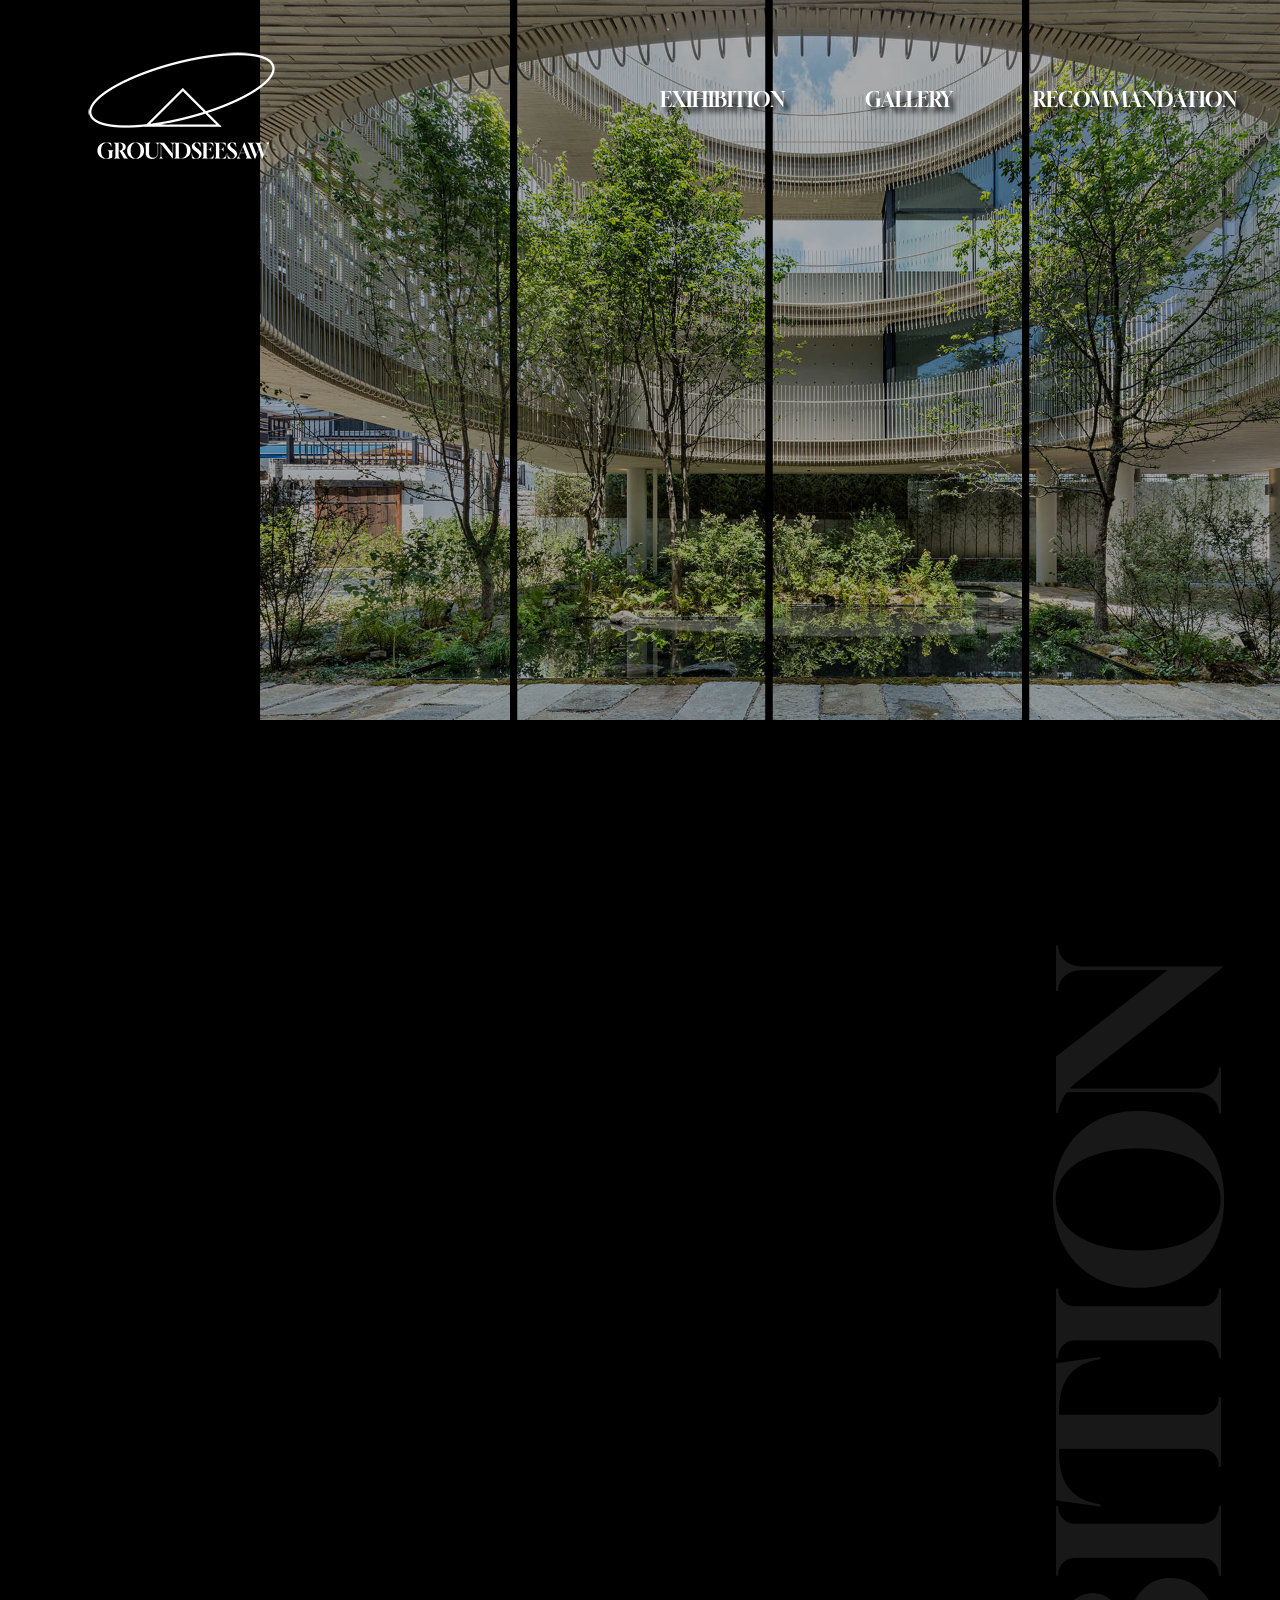
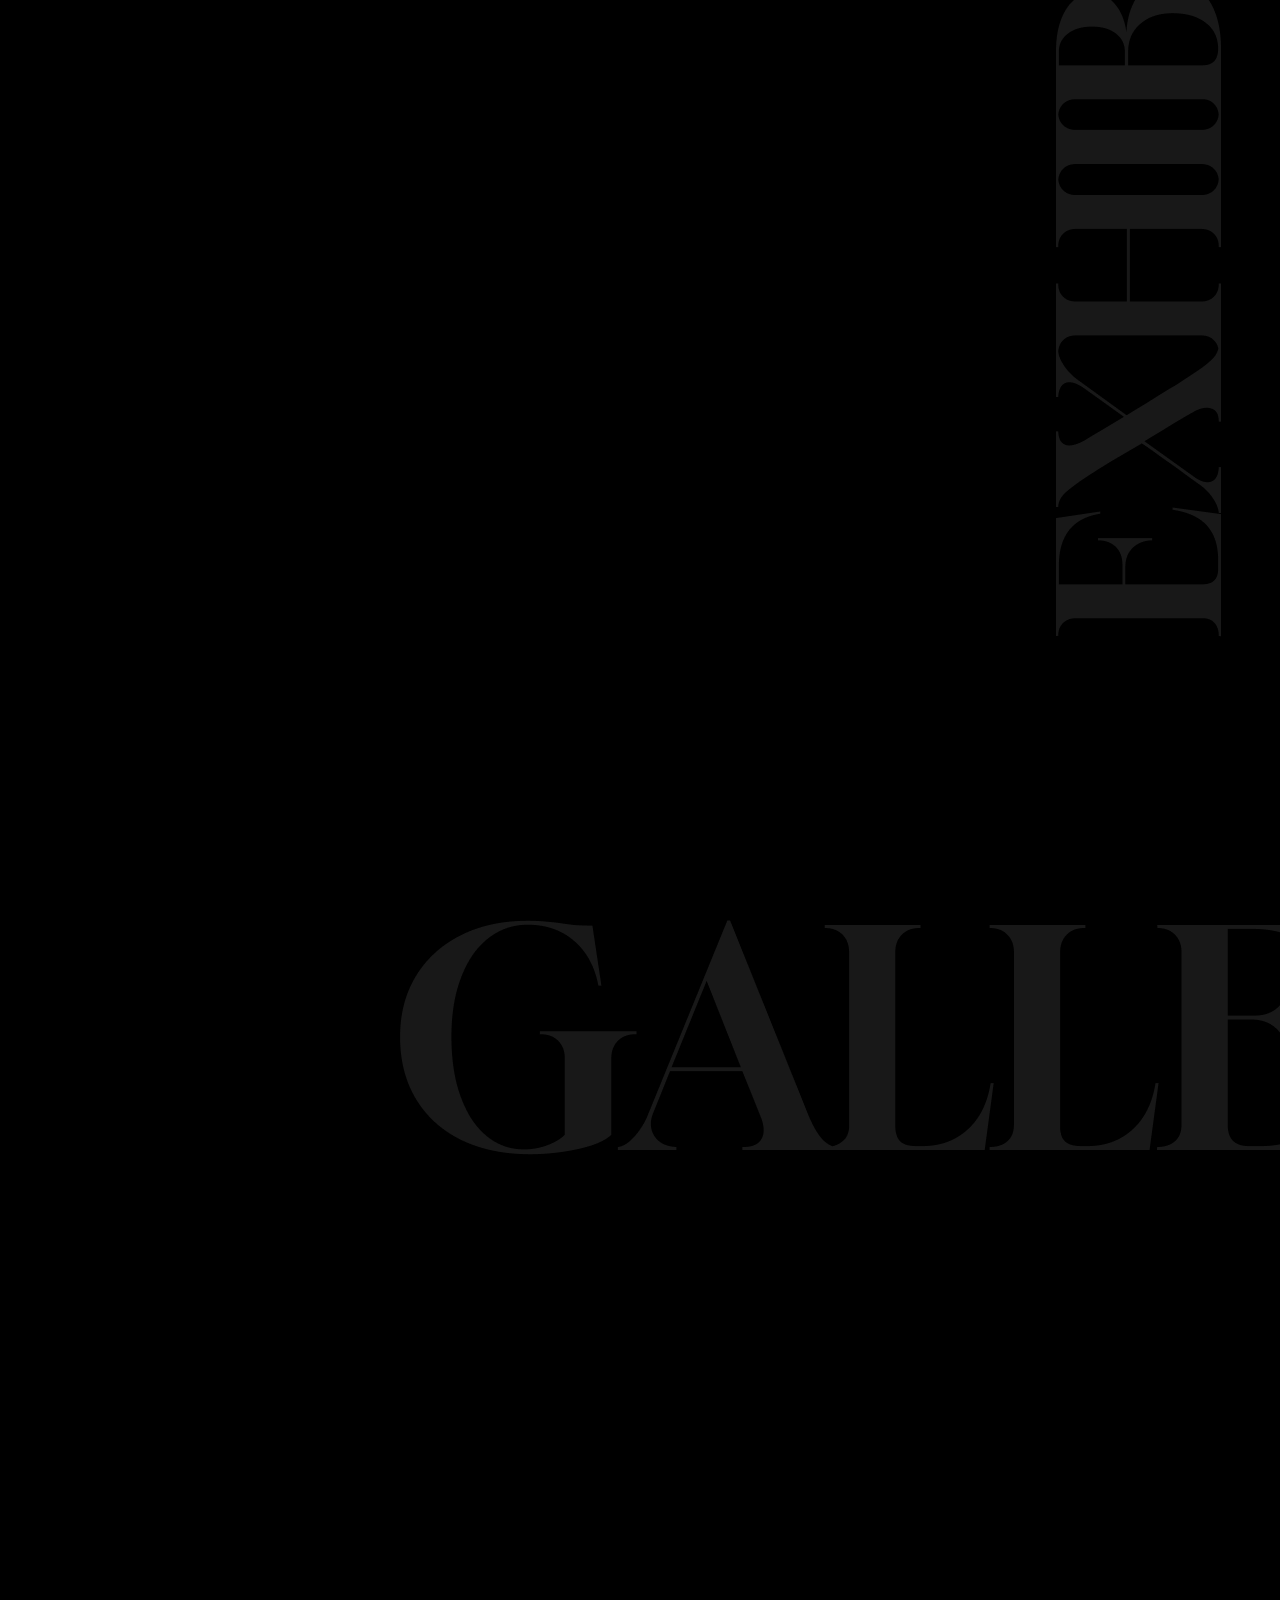
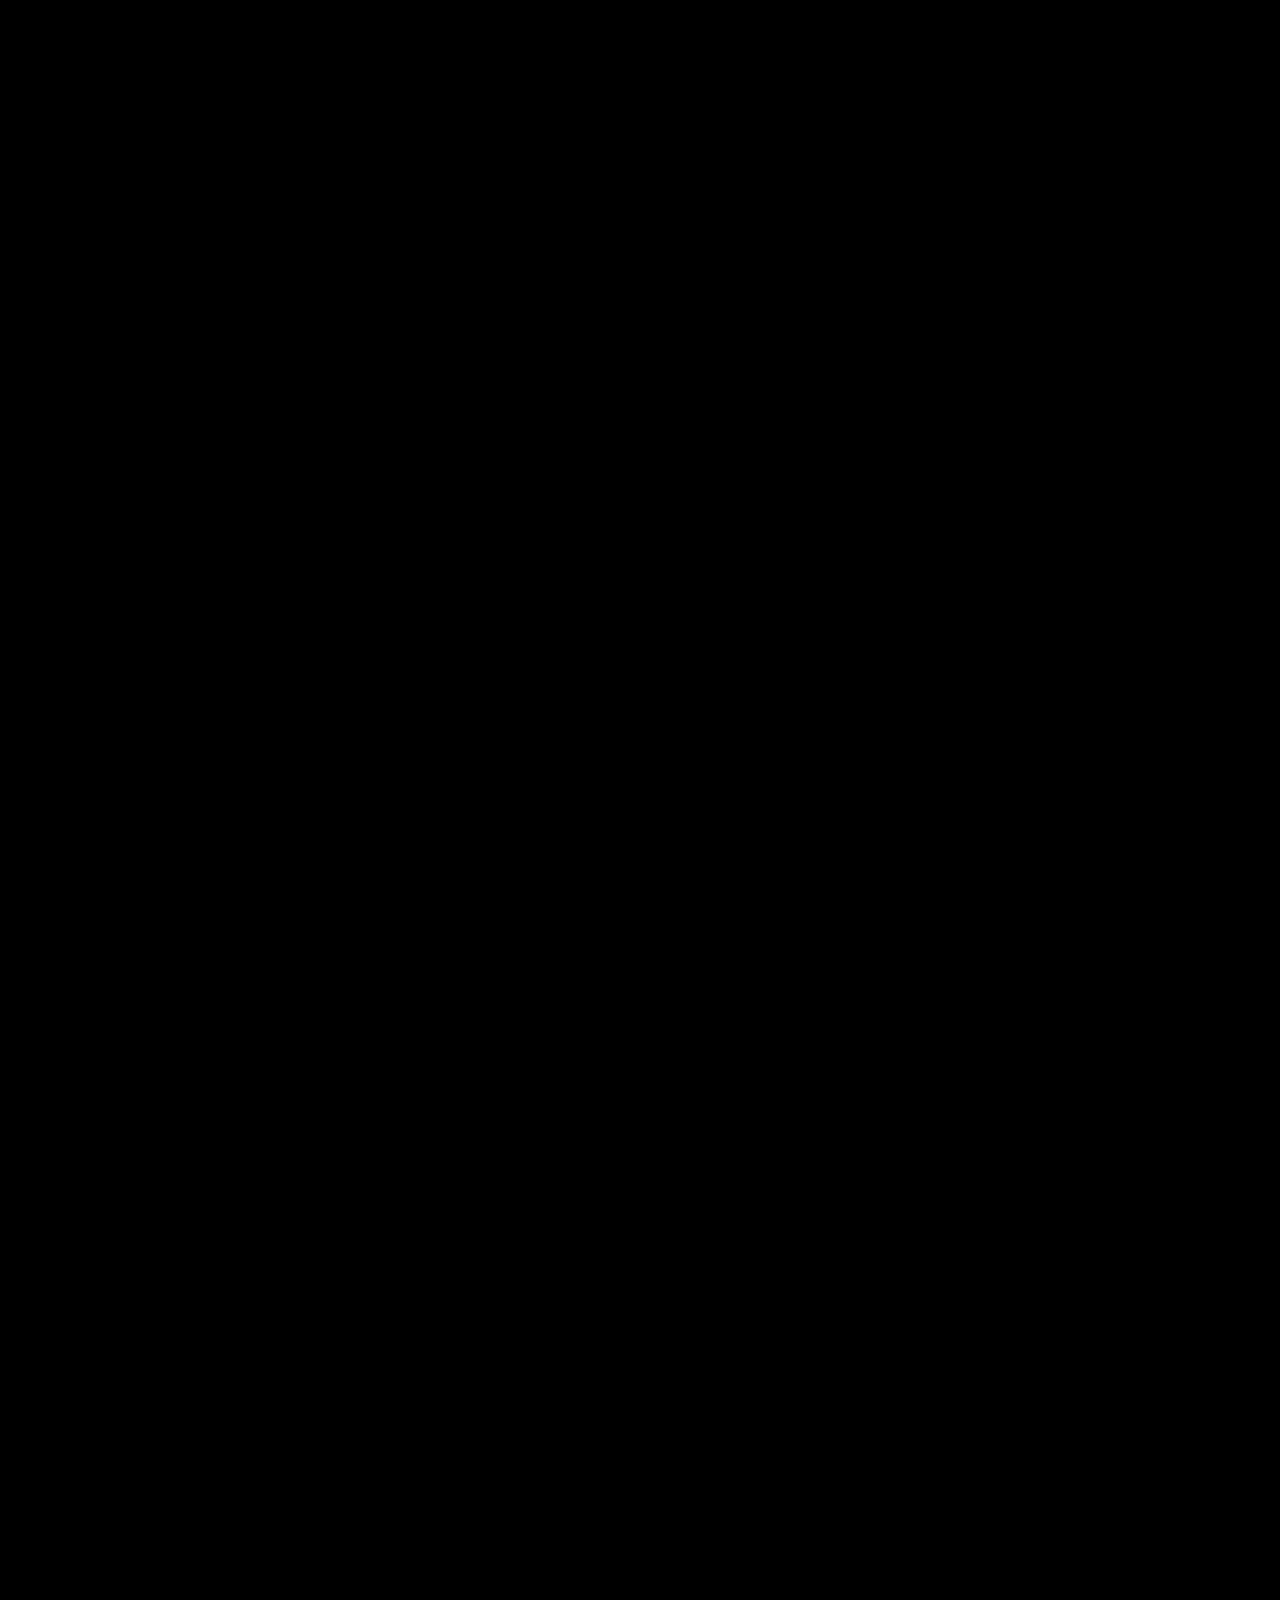
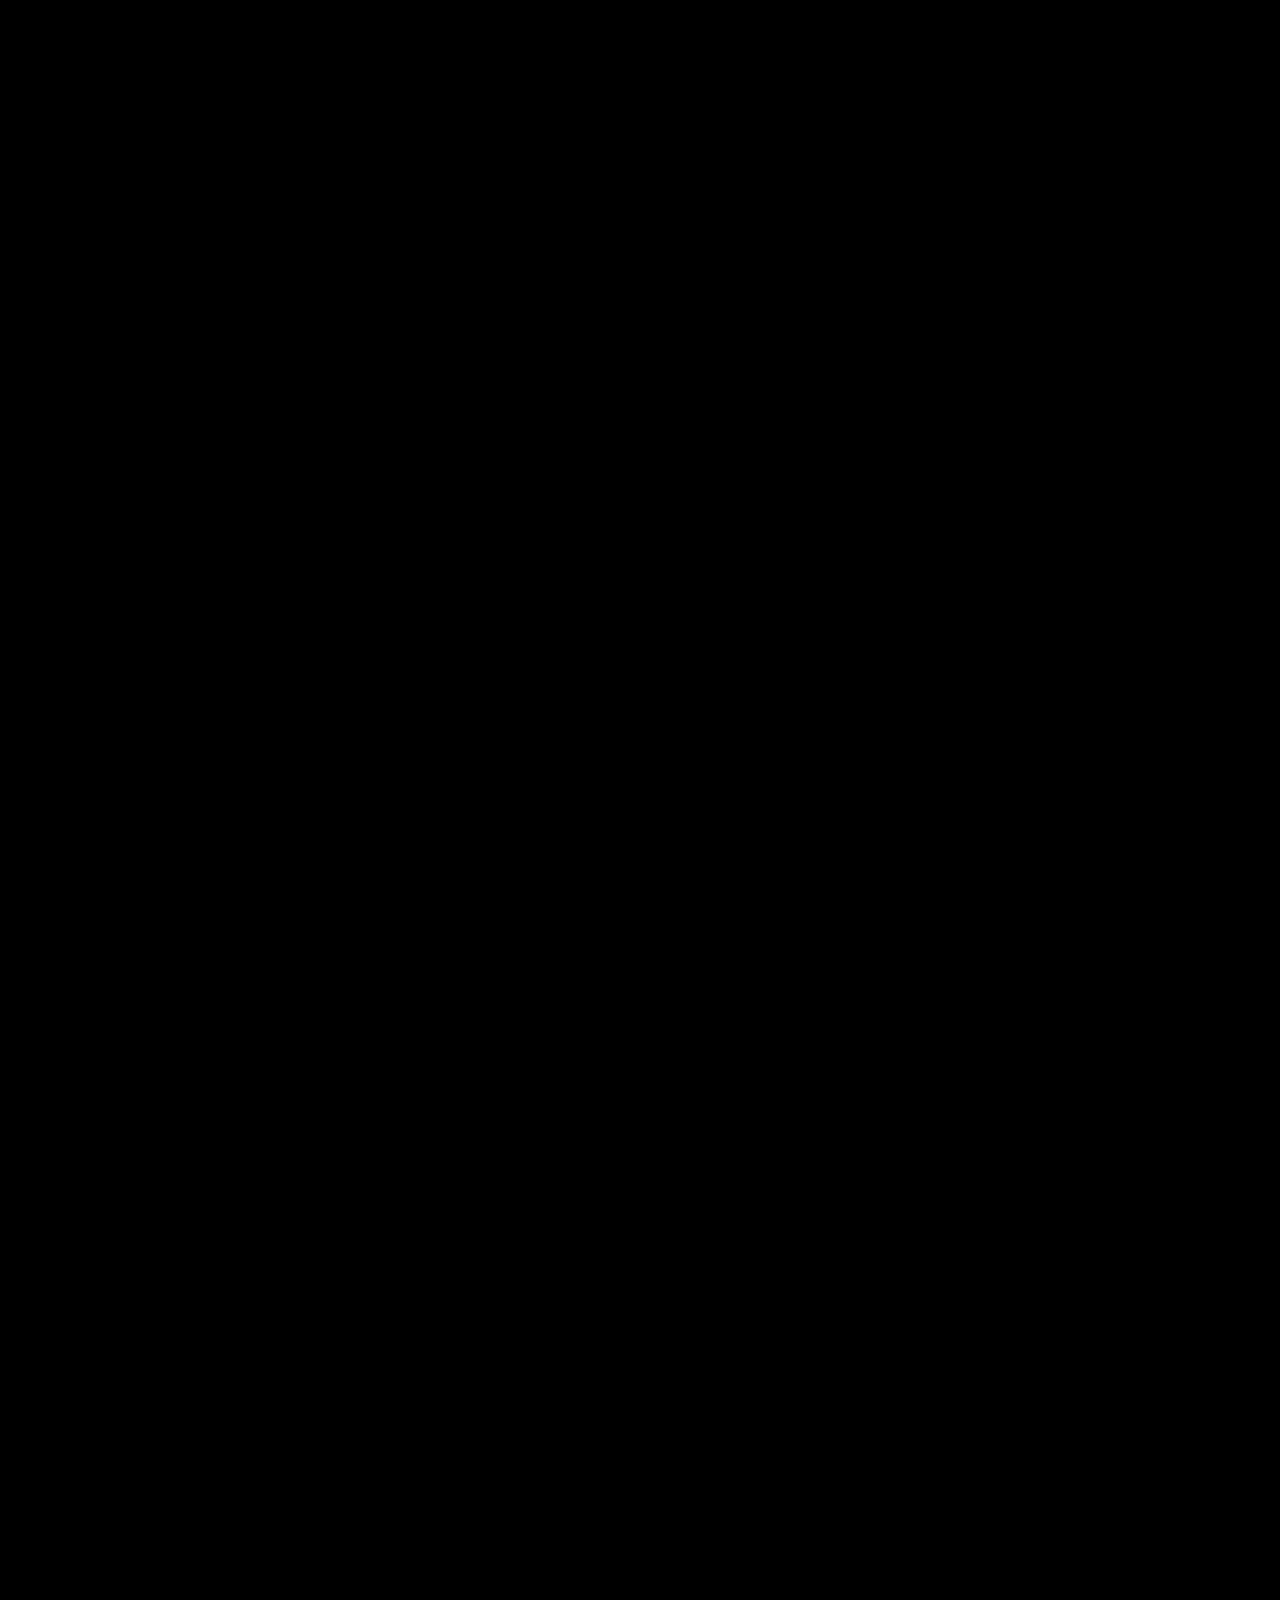
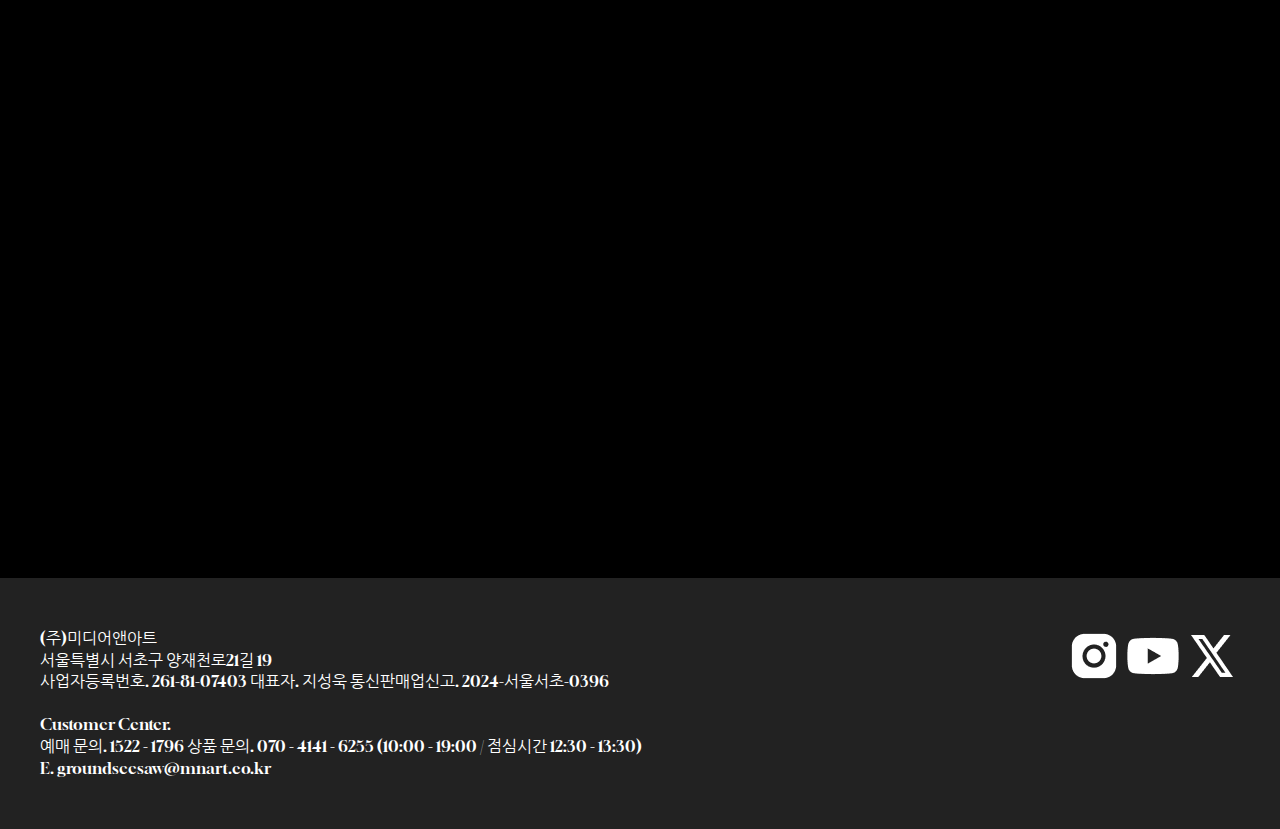
<file: index.html>
<!DOCTYPE html>
<html lang="en">
<head>
  <meta charset="UTF-8">
  <meta name="viewport" content="width=device-width, initial-scale=1.0">
  <title>GroundSeasaw</title>
  <!-- favicon -->
  <link rel="icon" href="image/logo/favicon.png">

  <!-- font -->
  <link rel="stylesheet" href="css/font.css">

  <!-- icon : 구글 머티리얼 아이콘 검색 , Static icon font 복사 -->
  <link rel="stylesheet" href="https://fonts.googleapis.com/css2?family=Material+Symbols+Outlined:opsz,wght,FILL,GRAD@24,400,0,0" />

    <!-- CSS -->
    <link rel="stylesheet" href="css/reset.css">
    <link rel="stylesheet" href="css/swiper-bundle.min.css">
    <link rel="stylesheet" href="css/aos.css">
    <link rel="stylesheet" href="css/common.css">
    <link rel="stylesheet" href="css/main.css">
  
    <!-- js -->
    <script defer src="js/jquery-3.7.1.min.js"></script>
    <script defer src="js/swiper-bundle.min.js"></script>
    <script defer src="js/aos.js"></script>
    <script defer src="js/common.js"></script>
    <script defer src="js/main.js"></script>
</head>
<body>
  <div id="wrap">
    
    <!--header-->

    <header>


      <div class="inner" data-aos="fade-up">
        <h1><a href="#"><img src="image/logo/logo1.png" alt="그라운드시소"></a></h1>

        <nav>
          <ul class="gnb">
            <li>
              <a href="sub/cs01.html">EXIHIBITION</a>
              <ul class="depth2">
                <li><a href="sub/cs01.html">NOW</a></li>
                <li><a href="sub/cs01.html">PAST</a></li>
                <li><a href="sub/cs01.html">TOUR</a></li>
              </ul>
            </li>
            <li>
              <a href="sub/cs02.html">GALLERY</a>
            </li>
            <li>
              <a href="sub/cs03.html">RECOMMANDATION</a>
            </li>
            <li>
              <a href="sub/cs04.html">VISIT</a>
              <ul class="depth2">
                <li><a href="sub/cs04.html">SEOCHON</a></li>
                <li><a href="sub/cs04.html">SEOGSU</a></li>
                <li><a href="sub/cs04.html">MYEONGDONG</a></li>
                <li><a href="sub/cs04.html">CENTRAL</a></li>
              </ul>
            </li>
          </ul>
          <div class="depth2-bg"></div>

          <div class="dim">
            <div class="mgnb-wrap">
              <h3>MENU</h3>
              <ul class="mgnb">
                <li>
                  <a href="#">EXIHIBITION</a>
                  <ul class="mdepth2">
                    <li><a href="#">NOW</a></li>
                    <li><a href="#">PAST</a></li>
                    <li><a href="#">TOUR</a></li>
                  </ul>
                </li>
                <li><a href="#">GALLERY</a></li>
                <li><a href="#">RECOMMANDATION</a></li>
                <li>
                  <a href="#">VISIT</a>
                  <ul class="mdepth2">
                    <li><a href="#">SEOCHON</a></li>
                    <li><a href="#">SEOGSU</a></li>
                    <li><a href="#">MYEONGDONG</a></li>
                    <li><a href="#">CENTRAL</a></li>
                  </ul>
                </li>
              </ul>
  
              <div class="mgnb-close"><span class="material-symbols-outlined">close</span></div>
            </div>
          </div>

          
        </nav>
        

        <div class="ham"><span class="material-symbols-outlined menu">menu</span></div>
      </div>
      
    </header>

    <!--메인비쥬얼-->

    <section id="main-banner" data-aos="fade-up">
      <div class="swiper mb">
        <ul class="swiper-wrapper">
          <li class="swiper-slide mb1"><img src="image/mb01.png" alt="mb"></li>
          <li class="swiper-slide mb2"><img src="image/mb02.png" alt="mb"></li>
          <li class="swiper-slide mb3"><img src="image/mb03.png" alt="mb"></li>
        </ul>
      </div>
    </section><!--#main-banner-->

    <section id="m-main-banner">
      <div class="black"></div>
      <img src="image/main-banner.png" alt="메인사진">
    </section><!--#m-main-banner-->

    <section id="section1" >
      <div class="inner">
        <ul class="box">
          <li data-aos="fade-up">
            <p>SEOCHON</p>
            <a href="#" class="main-image">
              <img src="image/exihibition01.jpg" alt="전시소개">
              <div class="main_image_text">
                <h3>SeoChon</h3>
                <span>[얼리버드]<br>슈타이들 북 컬처ㅣ매직 온 페이퍼<br>24.09.14(토) ~ 25.02.23(일)</span>
              </div><!--.main_image_text-->
            </a>
          </li>

          <li data-aos="fade-up">
            <a href="#" class="main-image">
              <img src="image/exihibition02.jpg" alt="전시소개">
              <div class="main_image_text">
                <h3>SeoChon</h3>
                <span>[얼리버드]<br>슈타이들 북 컬처ㅣ매직 온 페이퍼<br>24.09.14(토) ~ 25.02.23(일)</span>
              </div><!--.main_image_text-->
            </a>
            <p>MYEONGDONG</p>
          </li>

          <li data-aos="fade-up">
            <p>SEOGSU</p>
            <a href="#" class="main-image">
              <img src="image/exihibition03.jpg.png" alt="전시소개">
              <div class="main_image_text">
                <h3>SeoChon</h3>
                <span>[얼리버드]<br>슈타이들 북 컬처ㅣ매직 온 페이퍼<br>24.09.14(토) ~ 25.02.23(일)</span>
              </div><!--.main_image_text-->
            </a>
          </li>

          <li data-aos="fade-up">
            <a href="#" class="main-image">
              <img src="image/exihibition04.jpg.png" alt="전시소개">
              <div class="main_image_text">
                <h3>SeoChon</h3>
                <span>[얼리버드]<br>슈타이들 북 컬처ㅣ매직 온 페이퍼<br>24.09.14(토) ~ 25.02.23(일)</span>
              </div><!--.main_image_text-->
            </a>
            <p>CENTRAL</p>
          </li>
        </ul>

      </div>
    </section><!--#section1-->

    <section id="m-section1">
      <div class="inner">
        <ul class="box">
          <li>
            <a href="#" class="m-main-image">
              <img src="image/exihibition01.jpg" alt="전시소개">
            </a>
            <div class="m-main_image_text">
              <h3>SeoChon</h3>
              <span>[얼리버드]<br>슈타이들 북 컬처ㅣ매직 온 페이퍼<br>24.09.14(토) ~ 25.02.23(일)</span>
            </div><!--.m-main_image_text-->
          </li>

          <li>
            
            <div class="m-main_image_text">
              <h3>MYEONGDONG</h3>
              <span>[얼리버드]<br>슈타이들 북 컬처ㅣ매직 온 페이퍼<br>24.09.14(토) ~ 25.02.23(일)</span>
            </div><!--.m-main_image_text-->
            <a href="#" class="m-main-image">
              <img src="image/exihibition02.jpg" alt="전시소개">
            </a>
          </li>

          <li>
            <a href="#" class="m-main-image">
              <img src="image/exihibition03.jpg.png" alt="전시소개">
            </a>
            <div class="m-main_image_text">
              <h3>SEOGSU</h3>
              <span>[얼리버드]<br>슈타이들 북 컬처ㅣ매직 온 페이퍼<br>24.09.14(토) ~ 25.02.23(일)</span>
            </div><!--.m-main_image_text-->
          </li>

          <li>
            
            <div class="m-main_image_text">
              <h3>CENTRAL</h3>
              <span>[얼리버드]<br>슈타이들 북 컬처ㅣ매직 온 페이퍼<br>24.09.14(토) ~ 25.02.23(일)</span>
            </div><!--.m-main_image_text-->
            <a href="#" class="m-main-image">
              <img src="image/exihibition04.jpg.png" alt="전시소개">
            </a>
          </li>
        </ul>
      </div>
    </section><!--#m-section1-->

    <section id="section2" >
      <div class="swiper sc" dir="ltr">
        <div class="swiper-wrapper" data-aos="fade-left">
          <div class="swiper-slide sc1"><img src="image/gallery/g1.png" alt="갤러리"></div>
          <div class="swiper-slide sc2"><img src="image/gallery/g2.png" alt="갤러리"></div>
          <div class="swiper-slide sc3"><img src="image/gallery/g3.png" alt="갤러리"></div>
          <div class="swiper-slide sc4"><img src="image/gallery/g4.png" alt="갤러리"></div>
          <div class="swiper-slide sc5"><img src="image/gallery/g5.png" alt="갤러리"></div>
          <div class="swiper-slide sc6"><img src="image/gallery/g6.png" alt="갤러리"></div>
          <div class="swiper-slide sc7"><img src="image/gallery/g7.png" alt="갤러리"></div>
          <div class="swiper-slide sc8"><img src="image/gallery/g8.png" alt="갤러리"></div>
          <div class="swiper-slide sc9"><img src="image/gallery/g9.png" alt="갤러리"></div>
        </div>
      </div>

      <div class="swiper sc" dir="rtl">
        <div class="swiper-wrapper" data-aos="fade-right">
          <div class="swiper-slide sc10"><img src="image/gallery/g10.png" alt="갤러리"></div>
          <div class="swiper-slide sc11"><img src="image/gallery/g11.png" alt="갤러리"></div>
          <div class="swiper-slide sc12"><img src="image/gallery/g12.png" alt="갤러리"></div>
          <div class="swiper-slide sc13"><img src="image/gallery/g13.png" alt="갤러리"></div>
          <div class="swiper-slide sc14"><img src="image/gallery/g14.png" alt="갤러리"></div>
          <div class="swiper-slide sc15"><img src="image/gallery/g15.png" alt="갤러리"></div>
          <div class="swiper-slide sc16"><img src="image/gallery/g16.png" alt="갤러리"></div>
          <div class="swiper-slide sc17"><img src="image/gallery/g17.png" alt="갤러리"></div>
        </div>
      </div>

    </section><!--#section2-->

    <section id="m-section2">
      <div class="swiper msc">
        <div class="swiper-wrapper">
          <div class="swiper-slide msc1"><img src="image/gallery/g1.png" alt="갤러리"></div>
          <div class="swiper-slide msc2"><img src="image/gallery/g2.png" alt="갤러리"></div>
          <div class="swiper-slide msc3"><img src="image/gallery/g3.png" alt="갤러리"></div>
          <div class="swiper-slide msc4"><img src="image/gallery/g4.png" alt="갤러리"></div>
          <div class="swiper-slide msc5"><img src="image/gallery/g5.png" alt="갤러리"></div>
          <div class="swiper-slide msc6"><img src="image/gallery/g6.png" alt="갤러리"></div>
          <div class="swiper-slide msc7"><img src="image/gallery/g7.png" alt="갤러리"></div>
          <div class="swiper-slide msc8"><img src="image/gallery/g8.png" alt="갤러리"></div>
          <div class="swiper-slide msc9"><img src="image/gallery/g9.png" alt="갤러리"></div>
          <div class="swiper-slide msc10"><img src="image/gallery/g10.png" alt="갤러리"></div>
          <div class="swiper-slide msc11"><img src="image/gallery/g11.png" alt="갤러리"></div>
          <div class="swiper-slide msc12"><img src="image/gallery/g12.png" alt="갤러리"></div>
          <div class="swiper-slide msc13"><img src="image/gallery/g13.png" alt="갤러리"></div>
          <div class="swiper-slide msc14"><img src="image/gallery/g14.png" alt="갤러리"></div>
          <div class="swiper-slide msc15"><img src="image/gallery/g15.png" alt="갤러리"></div>
          <div class="swiper-slide msc16"><img src="image/gallery/g16.png" alt="갤러리"></div>
          <div class="swiper-slide msc17"><img src="image/gallery/g17.png" alt="갤러리"></div>
        </div>
      </div>
      <div class="swiper-scrollbar"></div>

      <div class="swiper-button-next arrow next"></div>
      <div class="swiper-button-prev arrow prev"></div>

    </section><!--#m-section2-->

    <section id="section3" data-aos="fade-left">
      <div class="swiper rec">
        <ul class="swiper-wrapper">
          <li class="swiper-slide rec1">
            <div class="left-box">
              <img src="image/gallery/g17.png" alt="후기사진" width = "426" height = "559">
            </div>
            <div class="right-box">
              <h2>직장인들 머리 식힐 힐링 전시!!</h2>
              <p>복잡하면서도 평화롭고, 익숙하면서도 낯선 그의 시선을 따라 일정한 거리를 두고 <br>우리 삶을 바라보면, 시야는 넓어지고 고민은 가벼워지는 여유를 느끼는 경험을 하게 될 것이다.</p>
              <span>관람자 : 30대 여성<br>관람일자 : 09.01<br>전시명 : 이경준 사진전: 원 스텝 어웨이 ONE STEP AWAY</span>
              <img src="image/exihibition04.jpg.png" alt="포스터" width = "173" height = "259" class="right1">
              <img src="image/gallery/g18.png" alt="프리뷰" width = "257" height = "259" class="right2">
            </div>
          </li>
          <li class="swiper-slide rec1">
            <div class="left-box">
              <img src="image/gallery/g19.png" alt="후기사진" width = "426" height = "559">
            </div>
            <div class="right-box">
              <h2>여자친구가 좋아할만한 데이트코스!</h2>
              <p>누구나 한 번쯤 유토피아를 꿈꾸지만, 그곳이 없다는 걸 알고 있습니다. <br>차가운 우주는 유토피아를 허용하지 않는다는 것도요.<br>한계없는 상상이 가능한 이곳에서, 반복되는 일상을 벗어나 온전히 행복했던 순간을
                떠올려보세요.</p>
              <span>관람자 : 20대 남성<br>관람일자 : 09.08<br>전시명 : 유토피아: 노웨어, 나우 히어</span>
              <img src="image/exihibition03.jpg.png" alt="포스터" width = "173" height = "259" class="right1">
              <img src="image/gallery/g22.png" alt="프리뷰" width = "257" height = "259" class="right2">
            </div>
          </li>
          <li class="swiper-slide rec1">
            <div class="left-box">
              <img src="image/gallery/g20.png" alt="후기사진" width = "426" height = "559">
            </div>
            <div class="right-box">
              <h2>밴드음악 좋아하면 꼭 봐야할 전시!</h2>
              <p>“레코드 가게가 LP 진열대로 가득했던 시절, 우린 강한 승부욕을 갖고 있었다. 수많은 음반 속에서 나름의 존재감을 피력한다는 건 무엇보다 중요했다. 그것이 노랫말이나 밴드 이미지 또는 음악 자체와 어떤 상관이 있든 없든, 좋은 디자인은 항상 흥미를 불러일으킨다는 게 우리의 모토였다.”</p>
              <span>관람자 : 20대 남성<br>관람일자 : 09.01<br>전시명 : 유토피아: 노웨어, 나우 히어</span>
              <img src="image/exihibition05.jpg" alt="포스터" width = "173" height = "259" class="right1">
              <img src="image/gallery/g21.png" alt="프리뷰" width = "257" height = "259" class="right2">
            </div>
          </li>
        </ul>
        <div class="swiper-button-next"></div>
        <div class="swiper-button-prev"></div>
        <div class="swiper-pagination"></div>

      </div>

    </section><!--#section3-->

    <section id="m-section3">
      <div class="swiper mrec">
        <ul class="swiper-wrapper">
          <li class="swiper-slide mrec1">
            <div class="top-box">
              <img src="image/gallery/g17.png" alt="후기사진" width = "426" height = "559">
              <div>
                <h2>직장인들 머리 식힐 힐링 전시!!</h2>
                <p>복잡하면서도 평화롭고, 익숙하면서도 낯선 그의 시선을 따라 일정한 거리를 두고 <br>우리 삶을 바라보면, 시야는 넓어지고 고민은 가벼워지는 여유를 느끼는 경험을 하게 될 것이다.</p>
              </div>
            </div><!--.top-box-->
            <span>관람자 : 30대 여성<br>관람일자 : 09.01<br>전시명 : 이경준 사진전: 원 스텝 어웨이 ONE STEP AWAY</span>
            <div class="bottom-box">
              <img src="image/exihibition04.jpg.png" alt="포스터" width = "173" height = "259" class="right1">
              <img src="image/gallery/g18.png" alt="프리뷰" width = "257" height = "259" class="right2">
            </div><!--.bottom-box-->
          </li>
          <li class="swiper-slide mrec1">
            <div class="top-box">
              <img src="image/gallery/g19.png" alt="후기사진" width = "426" height = "559">
              <div>
                <h2>여자친구가 좋아할만한 데이트코스!</h2>
                <p>누구나 한 번쯤 유토피아를 꿈꾸지만, 그곳이 없다는 걸 알고 있습니다. <br>차가운 우주는 유토피아를 허용하지 않는다는 것도요.<br>한계없는 상상이 가능한 이곳에서, 반복되는 일상을 벗어나 온전히 행복했던 순간을
                  떠올려보세요.</p>
              </div>
            </div><!--.top-box-->
            <span>관람자 : 20대 남성<br>관람일자 : 09.08<br>전시명 : 유토피아: 노웨어, 나우 히어</span>
            <div class="bottom-box">
              <img src="image/exihibition03.jpg.png" alt="포스터" class="right1">
              <img src="image/gallery/g22.png" alt="프리뷰" class="right2">
            </div><!--.bottom-box-->
          </li>
          <li class="swiper-slide mrec1">
            <div class="top-box">
              <img src="image/gallery/g20.png" alt="후기사진" width = "426" height = "559">
              <div>
                <h2>밴드음악 좋아하면 꼭 봐야할 전시!</h2>
                <p>“레코드 가게가 LP 진열대로 가득했던 시절, 우린 강한 승부욕을 갖고 있었다. 수많은 음반 속에서 나름의 존재감을 피력한다는 건 무엇보다 중요했다. 그것이 노랫말이나 밴드 이미지 또는 음악 자체와 어떤 상관이 있든 없든, 좋은 디자인은 항상 흥미를 불러일으킨다는 게 우리의 모토였다.”</p>
              </div>
            </div><!--.top-box-->
            <span>관람자 : 20대 남성<br>관람일자 : 09.01<br>전시명 : 유토피아: 노웨어, 나우 히어</span>
            <div class="bottom-box">
              <img src="image/exihibition05.jpg" alt="포스터" width = "173" height = "259" class="right1">
              <img src="image/gallery/g21.png" alt="프리뷰" width = "257" height = "259" class="right2">
            </div><!--.bottom-box-->
          </li>
        </ul>
        <div class="swiper-scrollbar"></div>

      </div>

    </section><!--#m-section3-->

    <section id="section4" data-aos="fade-left">
      <div>
        <ul>
          <li data-aos="fade-left">
            <div class="first-box">
              <h3>SeoChon</h3>
              <a href="#"><img src="image/visit01.jpg" alt="서촌"></a>
            </div>
            <div class="second-box">
              <p>관람시간<br>10:00 – 19:00 <br><br>입장 마감<br>18:00<br><br>휴관일<br>매월 첫 번째 월요일<br>공휴일 정상 운영</p>
            </div>
            <div class="third-box">
              <div class="icon">
                <img src="image/logo/Frame.png" alt="캐리어">
                <img src="image/logo/car.png" alt="주차">
              </div>
              <p>문의  1522-1796</p><br>
              <span>오시는 길<br>서울특별시 종로구 자하문로 6길 18-8</span>
            </div>
          </li>
          <li data-aos="fade-left">
            <div class="first-box">
              <h3>Seogsu</h3>
              <a href="#"><img src="image/visit02.jpg" alt="서촌"></a>
            </div>
            <div class="second-box">
              <p>관람시간<br>10:00 – 19:00 <br><br>입장 마감<br>18:00<br><br>휴관일<br>매월 첫 번째 월요일<br>공휴일 정상 운영</p>
            </div>
            <div class="third-box">
              <div class="icon">
                <img src="image/logo/Frame.png" alt="캐리어">
                <img src="image/logo/car.png" alt="주차">
              </div>
              <p>문의  1522-1796</p><br>
              <span>오시는 길<br>서울특별시 종로구 자하문로 6길 18-8</span>
            </div>
          </li>
          <li data-aos="fade-left">
            <div class="first-box">
              <h3>Myeongdong</h3>
              <a href="#"><img src="image/visit03.jpg" alt="서촌"></a>
            </div>
            <div class="second-box">
              <p>관람시간<br>10:00 – 19:00 <br><br>입장 마감<br>18:00<br><br>휴관일<br>매월 첫 번째 월요일<br>공휴일 정상 운영</p>
            </div>
            <div class="third-box">
              <div class="icon">
                <img src="image/logo/Frame.png" alt="캐리어">
                <img src="image/logo/car.png" alt="주차">
              </div>
              <p>문의  1522-1796</p><br>
              <span>오시는 길<br>서울특별시 종로구 자하문로 6길 18-8</span>
            </div>
          </li>
          <li data-aos="fade-left">
            <div class="first-box">
              <h3>Central</h3>
              <a href="#"><img src="image/visit04.jpg" alt="서촌"></a>
            </div>
            <div class="second-box">
              <p>관람시간<br>10:00 – 19:00 <br><br>입장 마감<br>18:00<br><br>휴관일<br>매월 첫 번째 월요일<br>공휴일 정상 운영</p>
            </div>
            <div class="third-box">
              <div class="icon">
                <img src="image/logo/Frame.png" alt="캐리어">
                <img src="image/logo/car.png" alt="주차">
              </div>
              <p>문의  1522-1796</p><br>
              <span>오시는 길<br>서울특별시 종로구 자하문로 6길 18-8</span>
            </div>
          </li>
        </ul>
      </div>
    </section><!--#section4-->

    <section id="m-section4">
      <ul class="inner">
        <li>
          <div class="first-box">
            <h3>SeoChon</h3>
            <img src="image/visit01.jpg" alt="서촌">
          </div>
          <div class="wrap">
            <div class="second-box">
              <p>관람시간<br>10:00 – 19:00 <br><br>입장 마감<br>18:00<br><br>휴관일<br>매월 첫 번째 월요일<br>공휴일 정상 운영</p>
            </div>
            <div class="third-box">
              <div class="icon">
                <img src="image/logo/Frame.png" alt="캐리어">
                <img src="image/logo/car.png" alt="주차">
              </div>
              <p>문의  1522-1796</p><br>
              <span>오시는 길<br>서울특별시 종로구 자하문로 6길 18-8</span>
            </div>
          </div>
        </li>
        <li>
          <div class="first-box">
            <h3>Seogsu</h3>
            <img src="image/visit02.jpg" alt="서촌">
          </div>
          <div class="wrap">
            <div class="second-box">
              <p>관람시간<br>10:00 – 19:00 <br><br>입장 마감<br>18:00<br><br>휴관일<br>매월 첫 번째 월요일<br>공휴일 정상 운영</p>
            </div>
            <div class="third-box">
              <div class="icon">
                <img src="image/logo/Frame.png" alt="캐리어">
                <img src="image/logo/car.png" alt="주차">
              </div>
              <p>문의  1522-1796</p><br>
              <span>오시는 길<br>서울특별시 종로구 자하문로 6길 18-8</span>
            </div>
          </div>
        </li>
        <li>
          <div class="first-box">
            <h3>Myeongdong</h3>
            <img src="image/visit03.jpg" alt="서촌">
          </div>
          <div class="wrap">
            <div class="second-box">
              <p>관람시간<br>10:00 – 19:00 <br><br>입장 마감<br>18:00<br><br>휴관일<br>매월 첫 번째 월요일<br>공휴일 정상 운영</p>
            </div>
            <div class="third-box">
              <div class="icon">
                <img src="image/logo/Frame.png" alt="캐리어">
                <img src="image/logo/car.png" alt="주차">
              </div>
              <p>문의  1522-1796</p><br>
              <span>오시는 길<br>서울특별시 종로구 자하문로 6길 18-8</span>
            </div>
          </div>
        </li>
        <li>
          <div class="first-box">
            <h3>Central</h3>
            <img src="image/visit04.jpg" alt="서촌">
          </div>
          <div class="wrap">
            <div class="second-box">
              <p>관람시간<br>10:00 – 19:00 <br><br>입장 마감<br>18:00<br><br>휴관일<br>매월 첫 번째 월요일<br>공휴일 정상 운영</p>
            </div>
            <div class="third-box">
              <div class="icon">
                <img src="image/logo/Frame.png" alt="캐리어">
                <img src="image/logo/car.png" alt="주차">
              </div>
              <p>문의  1522-1796</p><br>
              <span>오시는 길<br>서울특별시 종로구 자하문로 6길 18-8</span>
            </div>
          </div>
        </li>
      </ul>
    </section><!--#m-section4-->

    <footer>
      <div class="footer-box">
        <div class="left-box">
          <p>(주)미디어앤아트<br>서울특별시 서초구 양재천로21길 19<br>사업자등록번호. 261-81-07403  대표자. 지성욱  통신판매업신고. 2024-서울서초-0396<br><br>

            Customer Center.<br>예매 문의. 1522 - 1796    상품 문의. 070 - 4141 - 6255   (10:00 - 19:00 / 점심시간 12:30 - 13:30)<br>E. groundseesaw@mnart.co.kr</p>
        </div>
        <div class="right-box">
          <a href="#"><img src="image/logo/sns (3).png" alt="유튜브"></a>
          <a href="#"><img src="image/logo/sns (2).png" alt="인스타"></a>
          <a href="#"><img src="image/logo/sns (1).png" alt="트위터"></a>
        </div>
      </div>
    </footer>

  </div><!--#wrap-->
</body>
</html>
</file>
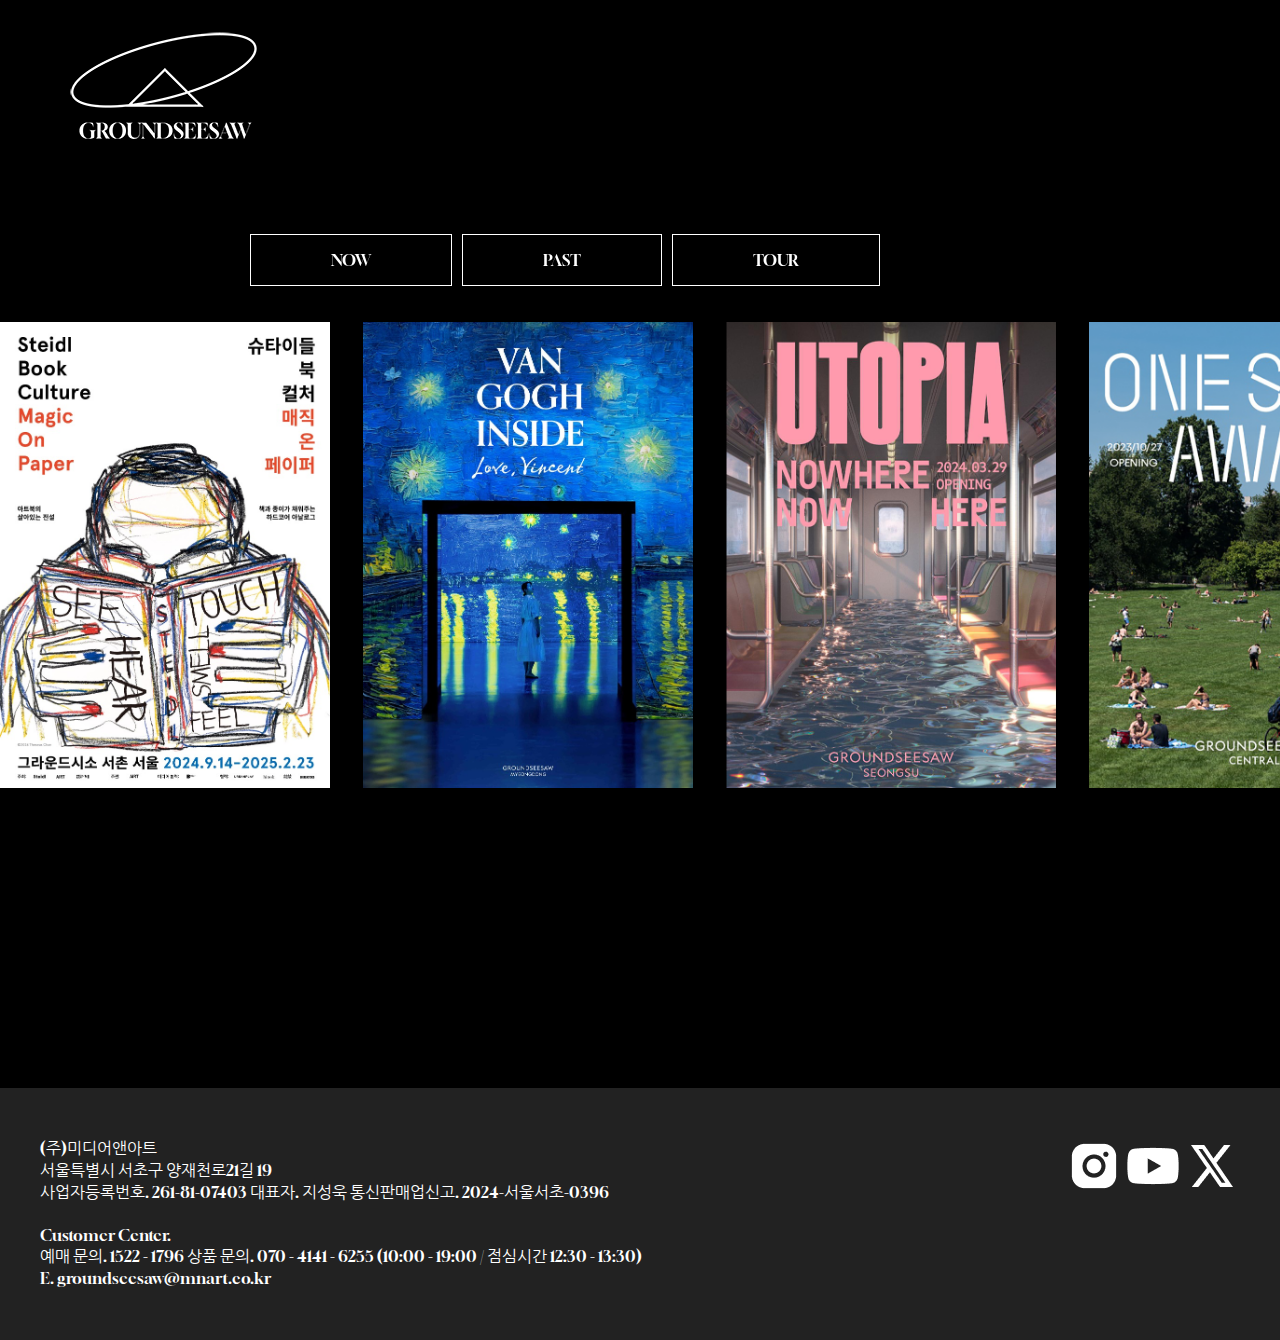
<file: sub/cs01.html>
<!DOCTYPE html>
<html lang="en">
<head>
  <meta charset="UTF-8">
  <meta name="viewport" content="width=device-width, initial-scale=1.0">
  <title>GroundSeasaw</title>
  <!-- favicon : osulloc_favi.ico-->
  <link rel="icon" href="image/logo/favicon.png">

  <!-- font -->
  <link rel="stylesheet" href="../css/font.css">

  <!-- icon : 구글 머티리얼 아이콘 검색 , Static icon font 복사 -->
  <link rel="stylesheet" href="https://fonts.googleapis.com/css2?family=Material+Symbols+Outlined:opsz,wght,FILL,GRAD@24,400,0,0" />

    <!-- CSS -->
    <link rel="stylesheet" href="../css/reset.css">
    <link rel="stylesheet" href="../css/swiper-bundle.min.css">
    <link rel="stylesheet" href="../css/aos.css">
    <link rel="stylesheet" href="../css/common.css">
    <link rel="stylesheet" href="../css/main.css">
    <link rel="stylesheet" href="../css/sub.css">
  
    <!-- js -->
    <script defer src="../js/jquery-3.7.1.min.js"></script>
    <script defer src="../js/swiper-bundle.min.js"></script>
    <script defer src="../js/aos.js"></script>
    <script defer src="../js/common.js"></script>
    <script defer src="../js/main.js"></script>
    <script defer src="../js/sub01.js"></script>
</head>
<body>

  <div id="wrap">
    <header>


      <div class="inner">
        <h1><a href="../index.html"><img src="../image/logo/logo1.png" alt="그라운드시소"></a></h1>

      </div>
    </header>   
    
    <section>
      <div class="button" data-aos="fade-up">
        <div class="btn-now" ><a href="#">NOW</a></div>
        <div class="btn-past" ><a href="#">PAST</a></div>
        <div class="btn-tour" ><a href="#">TOUR</a></div>
      </div>
      <ul class="now-box">
        <li><a href="#"><img src="../image/exihibition01.jpg" alt="전시사진"></a></li>
        <li><a href="#"><img src="../image/exihibition02.jpg" alt="전시사진"></a></li>
        <li><a href="#"><img src="../image/exihibition03.jpg.png" alt="전시사진"></a></li>
        <li><a href="#"><img src="../image/exihibition04.jpg.png" alt="전시사진"></a></li>
      </ul>
      <ul class="past-box">
        <li><img src="../image/exihibition05.jpg" alt="전시사진"></li>
        <li><img src="../image/exihibition06.jpg" alt="전시사진"></li>
        <li><img src="../image/exihibition07.jpg" alt="전시사진"></li>
        <li><img src="../image/exihibition08.jpg" alt="전시사진"></li>
        <li><img src="../image/exihibition09.jpg" alt="전시사진"></li>
        <li><img src="../image/exihibition10.jpg" alt="전시사진"></li>
        <li><img src="../image/exihibition11.jpg" alt="전시사진"></li>
        <li><img src="../image/exihibition12.jpg" alt="전시사진"></li>
        <li><img src="../image/exihibition13.jpg" alt="전시사진"></li>
        <li><img src="../image/exihibition14.jpg" alt="전시사진"></li>
        <li><img src="../image/exihibition15.jpg" alt="전시사진"></li>
        <li><img src="../image/exihibition16.jpg" alt="전시사진"></li>
      </ul>
      <ul class="tour-box">
        <li><img src="../image/exihibition17.jpg" alt="전시사진"></li>
        <li><img src="../image/exihibition18.jpg" alt="전시사진"></li>
        <li><img src="../image/exihibition19.jpg" alt="전시사진"></li>
        <li><img src="../image/exihibition20.jpg" alt="전시사진"></li>
        <li><img src="../image/exihibition21.jpg" alt="전시사진"></li>
        <li><img src="../image/exihibition22.jpg" alt="전시사진"></li>

      </ul>
    </section>
    <footer>
      <div class="footer-box">
        <div class="left-box">
          <p>(주)미디어앤아트<br>서울특별시 서초구 양재천로21길 19<br>사업자등록번호. 261-81-07403  대표자. 지성욱  통신판매업신고. 2024-서울서초-0396<br><br>

            Customer Center.<br>예매 문의. 1522 - 1796    상품 문의. 070 - 4141 - 6255   (10:00 - 19:00 / 점심시간 12:30 - 13:30)<br>E. groundseesaw@mnart.co.kr</p>
        </div>
        <div class="right-box">
          <a href="#"><img src="../image/logo/sns (3).png" alt="유튜브"></a>
          <a href="#"><img src="../image/logo/sns (2).png" alt="인스타"></a>
          <a href="#"><img src="../image/logo/sns (1).png" alt="트위터"></a>
        </div>
      </div>
    </footer>
  </div>



</body>
</html>
</file>
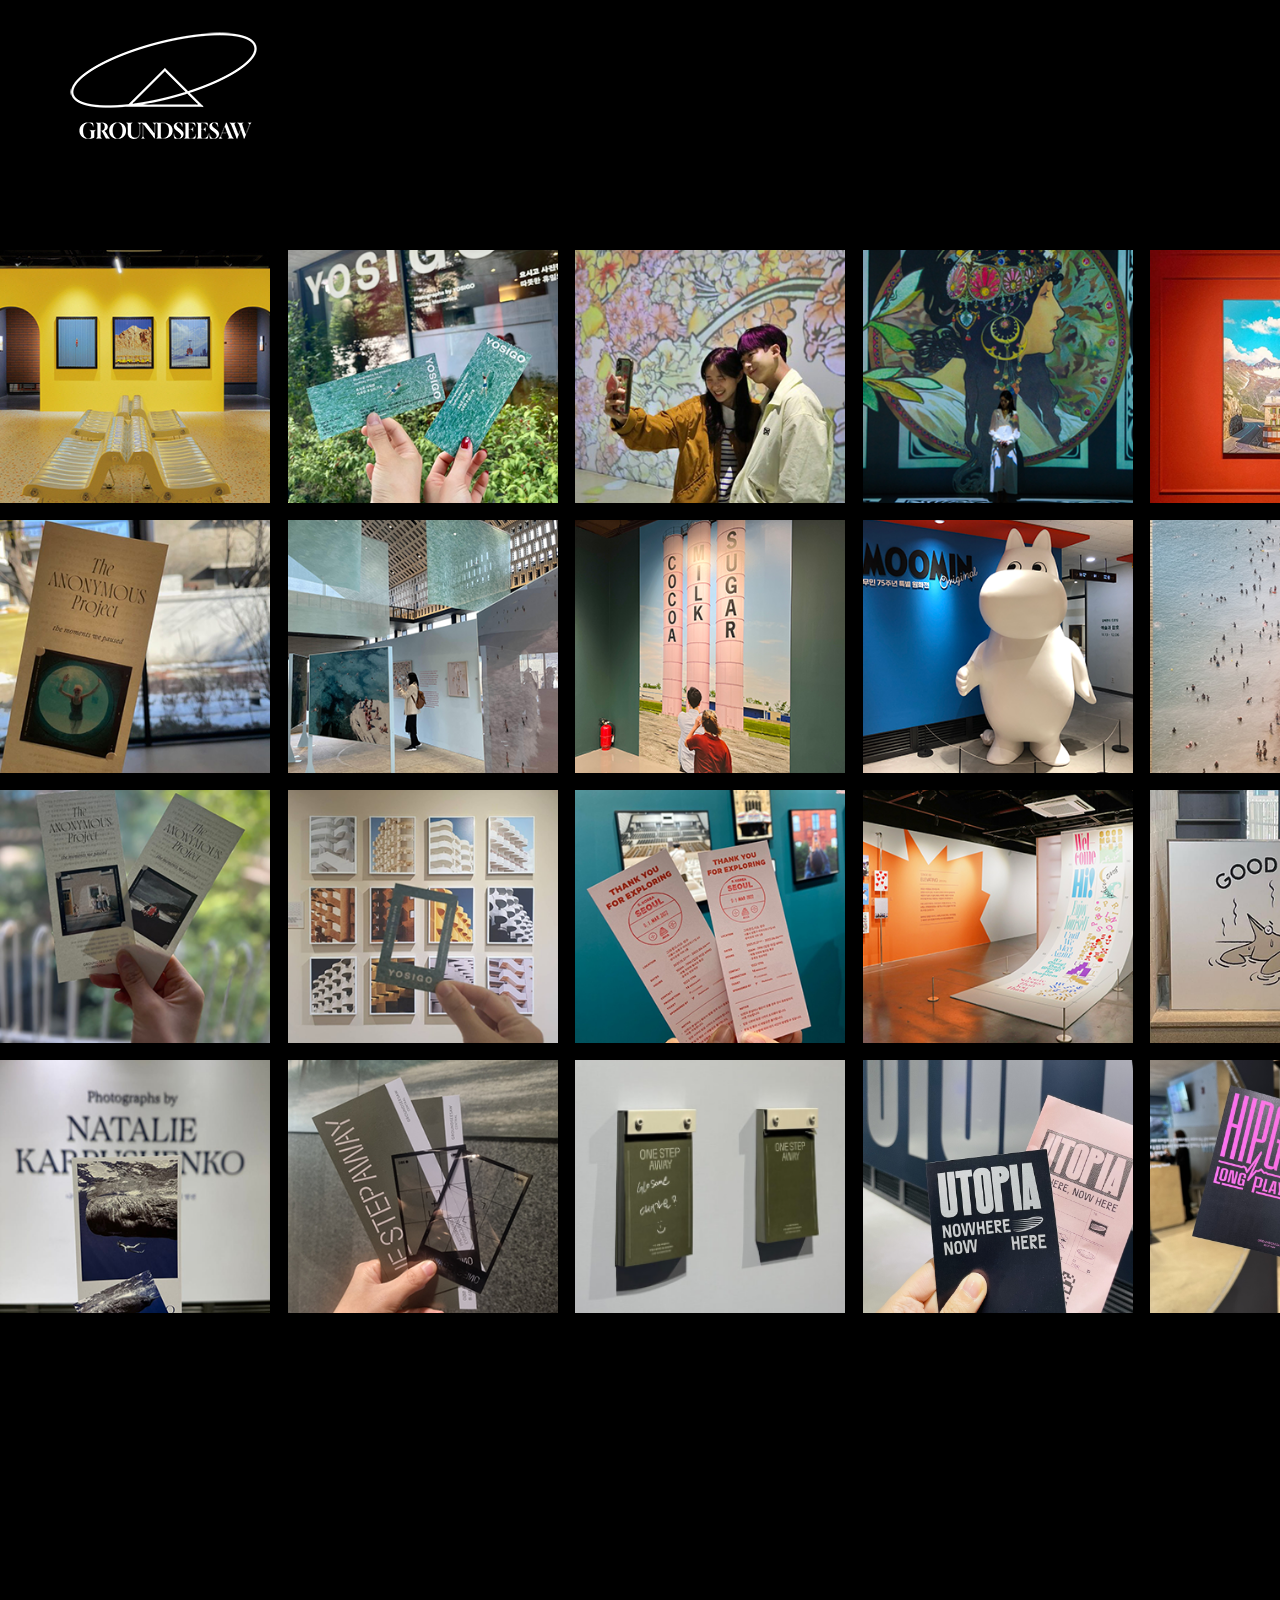
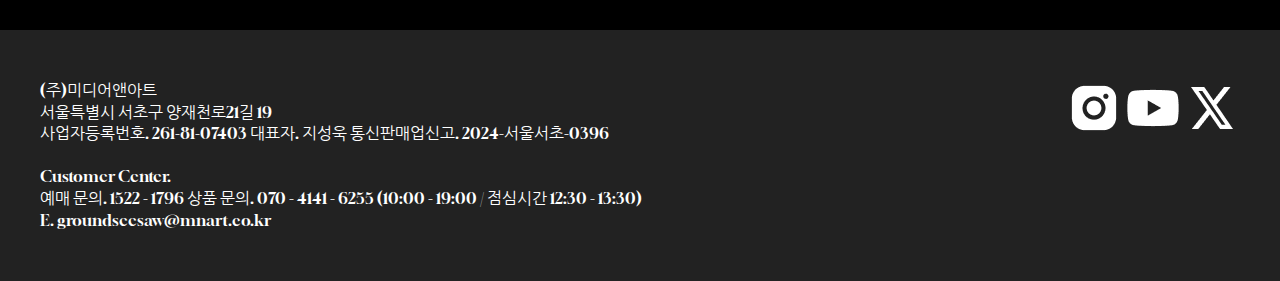
<file: sub/cs02.html>
<!DOCTYPE html>
<html lang="en">
<head>
  <meta charset="UTF-8">
  <meta name="viewport" content="width=device-width, initial-scale=1.0">
  <title>GroundSeasaw</title>
  <!-- favicon : osulloc_favi.ico-->
  <link rel="icon" href="image/logo/favicon.png">

  <!-- font -->
  <link rel="stylesheet" href="../css/font.css">

  <!-- icon : 구글 머티리얼 아이콘 검색 , Static icon font 복사 -->
  <link rel="stylesheet" href="https://fonts.googleapis.com/css2?family=Material+Symbols+Outlined:opsz,wght,FILL,GRAD@24,400,0,0" />

    <!-- CSS -->
    <link rel="stylesheet" href="../css/reset.css">
    <link rel="stylesheet" href="../css/swiper-bundle.min.css">
    <link rel="stylesheet" href="../css/aos.css">
    <link rel="stylesheet" href="../css/common.css">
    <link rel="stylesheet" href="../css/main.css">
    <link rel="stylesheet" href="../css/sub02.css">
  
    <!-- js -->
    <script defer src="../js/jquery-3.7.1.min.js"></script>
    <script defer src="../js/swiper-bundle.min.js"></script>
    <script defer src="../js/aos.js"></script>
    <script defer src="../js/common.js"></script>
    <script defer src="../js/main.js"></script>
</head>
<body>

  <div id="wrap">
    <header>


      <div class="inner">
        <h1><a href="../index.html"><img src="../image/logo/logo1.png" alt="그라운드시소"></a></h1>

      </div>
    </header>   
    
    <section>
      <ul class="g-box" data-aos="fade-up">
        <li><a href="#"><img src="../image/gallery/g1.png" alt="전시사진"></a></li>
        <li><a href="#"><img src="../image/gallery/g2.png" alt="전시사진"></a></li>
        <li><a href="#"><img src="../image/gallery/g3.png" alt="전시사진"></a></li>
        <li><a href="#"><img src="../image/gallery/g4.png" alt="전시사진"></a></li>
        <li><a href="#"><img src="../image/gallery/g5.png" alt="전시사진"></a></li>
        <li><a href="#"><img src="../image/gallery/g6.png" alt="전시사진"></a></li>
        <li><a href="#"><img src="../image/gallery/g7.png" alt="전시사진"></a></li>
        <li><a href="#"><img src="../image/gallery/g8.png" alt="전시사진"></a></li>
        <li><a href="#"><img src="../image/gallery/g9.png" alt="전시사진"></a></li>
        <li><a href="#"><img src="../image/gallery/g10.png" alt="전시사진"></a></li>
        <li><a href="#"><img src="../image/gallery/g11.png" alt="전시사진"></a></li>
        <li><a href="#"><img src="../image/gallery/g12.png" alt="전시사진"></a></li>
        <li><a href="#"><img src="../image/gallery/g13.png" alt="전시사진"></a></li>
        <li><a href="#"><img src="../image/gallery/g14.png" alt="전시사진"></a></li>
        <li><a href="#"><img src="../image/gallery/g15.png" alt="전시사진"></a></li>
        <li><a href="#"><img src="../image/gallery/g16.png" alt="전시사진"></a></li>
        <li><a href="#"><img src="../image/gallery/g17.png" alt="전시사진"></a></li>
        <li><a href="#"><img src="../image/gallery/g18.png" alt="전시사진"></a></li>
        <li><a href="#"><img src="../image/gallery/g19.png" alt="전시사진"></a></li>
        <li><a href="#"><img src="../image/gallery/g20.png" alt="전시사진"></a></li>
      </ul>
    </section>
    <footer>
      <div class="footer-box">
        <div class="left-box">
          <p>(주)미디어앤아트<br>서울특별시 서초구 양재천로21길 19<br>사업자등록번호. 261-81-07403  대표자. 지성욱  통신판매업신고. 2024-서울서초-0396<br><br>

            Customer Center.<br>예매 문의. 1522 - 1796    상품 문의. 070 - 4141 - 6255   (10:00 - 19:00 / 점심시간 12:30 - 13:30)<br>E. groundseesaw@mnart.co.kr</p>
        </div>
        <div class="right-box">
          <a href="#"><img src="../image/logo/sns (3).png" alt="유튜브"></a>
          <a href="#"><img src="../image/logo/sns (2).png" alt="인스타"></a>
          <a href="#"><img src="../image/logo/sns (1).png" alt="트위터"></a>
        </div>
      </div>
    </footer>
  </div>



</body>
</html>
</file>
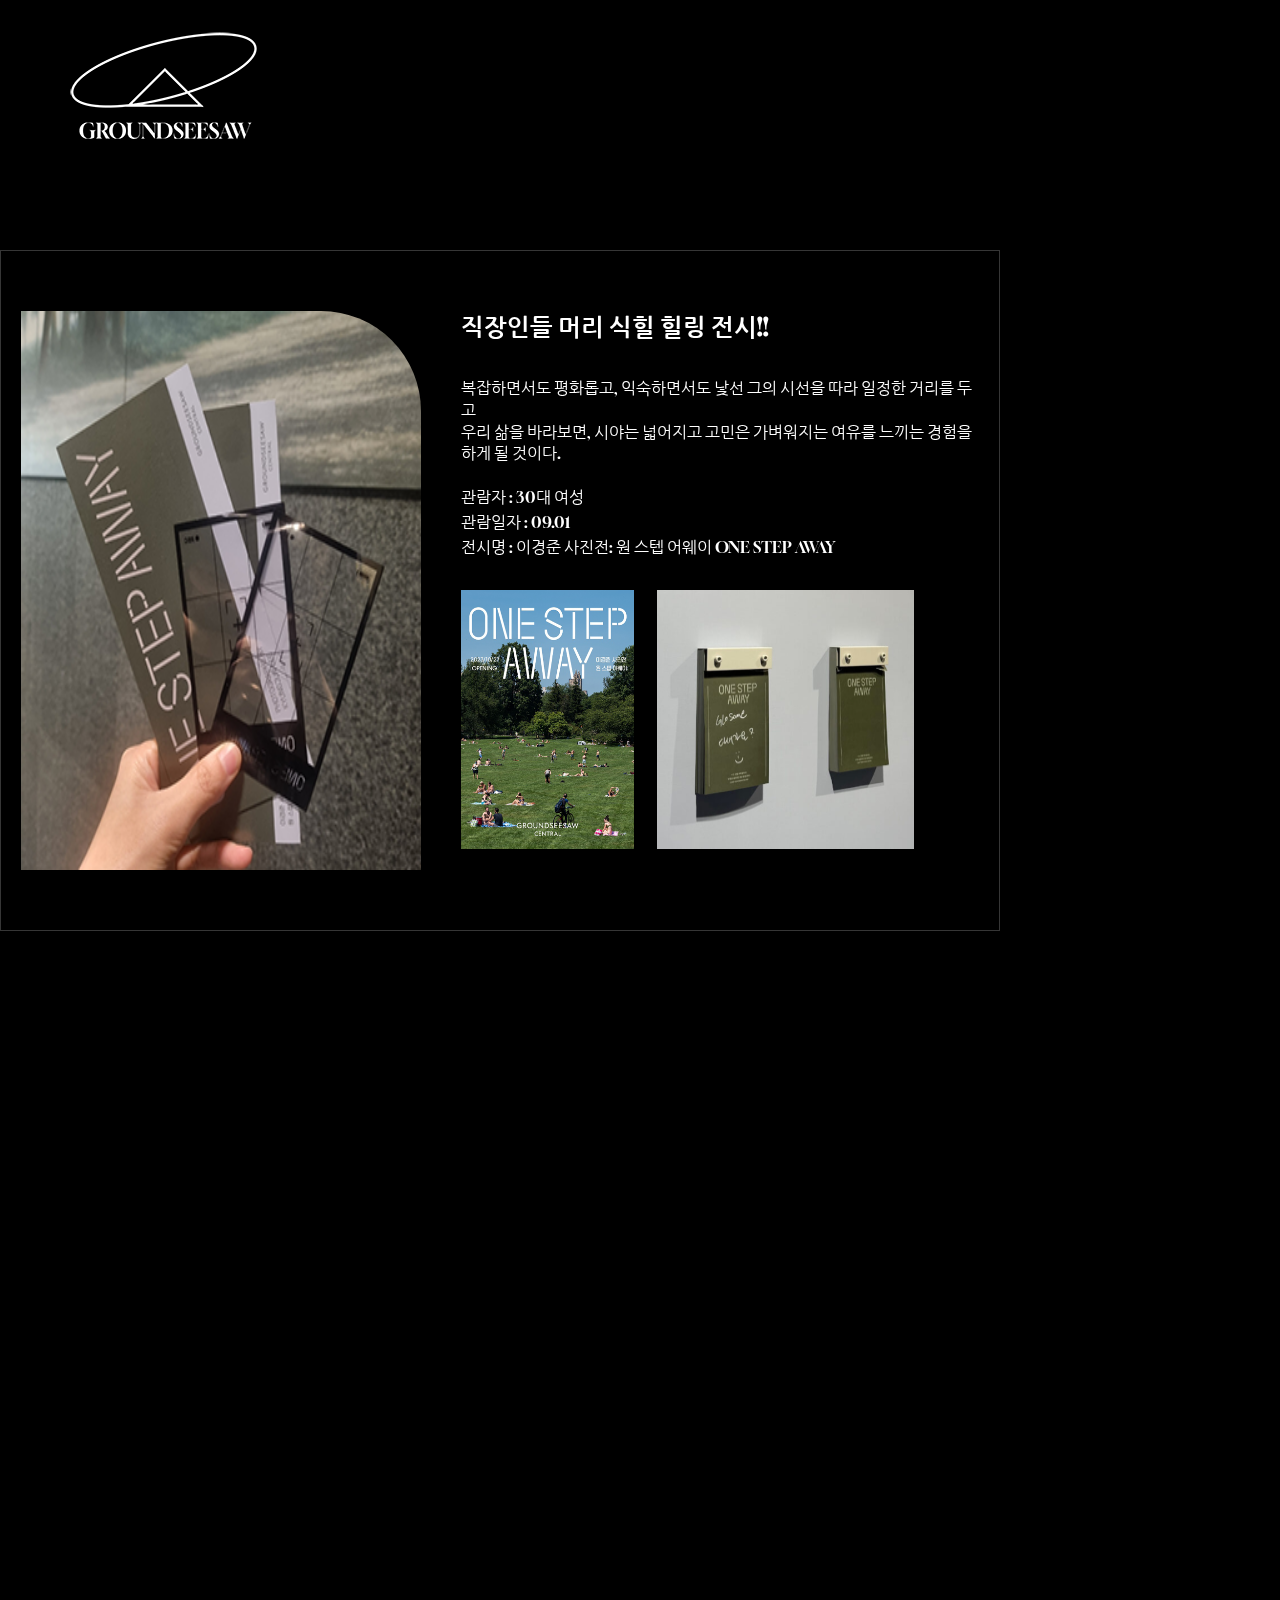
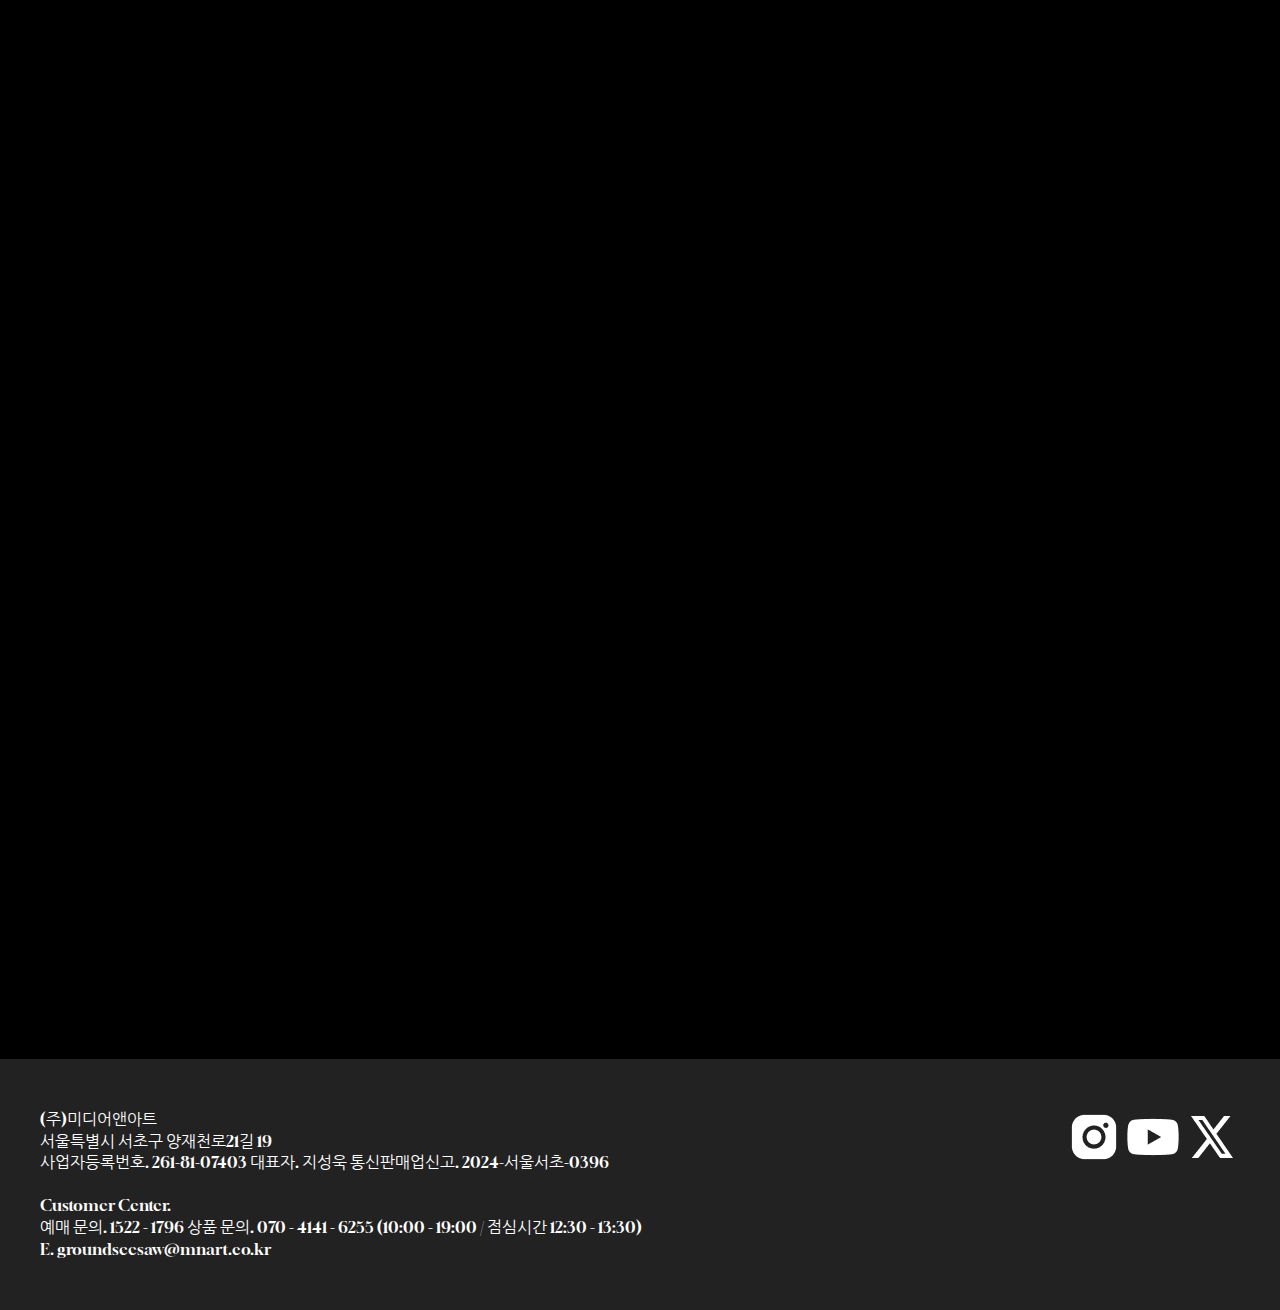
<file: sub/cs03.html>
<!DOCTYPE html>
<html lang="en">
<head>
  <meta charset="UTF-8">
  <meta name="viewport" content="width=device-width, initial-scale=1.0">
  <title>GroundSeasaw</title>
  <!-- favicon : osulloc_favi.ico-->
  <link rel="icon" href="image/logo/favicon.png">

  <!-- font -->
  <link rel="stylesheet" href="../css/font.css">

  <!-- icon : 구글 머티리얼 아이콘 검색 , Static icon font 복사 -->
  <link rel="stylesheet" href="https://fonts.googleapis.com/css2?family=Material+Symbols+Outlined:opsz,wght,FILL,GRAD@24,400,0,0" />

    <!-- CSS -->
    <link rel="stylesheet" href="../css/reset.css">
    <link rel="stylesheet" href="../css/swiper-bundle.min.css">
    <link rel="stylesheet" href="../css/aos.css">
    <link rel="stylesheet" href="../css/common.css">
    <link rel="stylesheet" href="../css/main.css">
    <link rel="stylesheet" href="../css/sub03.css">
  
    <!-- js -->
    <script defer src="../js/jquery-3.7.1.min.js"></script>
    <script defer src="../js/swiper-bundle.min.js"></script>
    <script defer src="../js/aos.js"></script>
    <script defer src="../js/common.js"></script>
    <script defer src="../js/main.js"></script>
</head>
<body>

  <div id="wrap">
    <header>


      <div class="inner">
        <h1><a href="../index.html"><img src="../image/logo/logo1.png" alt="그라운드시소"></a></h1>

      </div>
    </header>   
    
    <section>
      <ul class="box-wrap">
        <li class="box1" data-aos="fade-left">
          <div class="left-box">
            <img src="../image/gallery/g17.png" alt="후기사진" width = "426" height = "559">
          </div>
          <div class="right-box">
            <h2>직장인들 머리 식힐 힐링 전시!!</h2>
            <p>복잡하면서도 평화롭고, 익숙하면서도 낯선 그의 시선을 따라 일정한 거리를 두고 <br>우리 삶을 바라보면, 시야는 넓어지고 고민은 가벼워지는 여유를 느끼는 경험을 하게 될 것이다.</p>
            <span>관람자 : 30대 여성<br>관람일자 : 09.01<br>전시명 : 이경준 사진전: 원 스텝 어웨이 ONE STEP AWAY</span>
            <img src="../image/exihibition04.jpg.png" alt="포스터" width = "173" height = "259" class="right1">
            <img src="../image/gallery/g18.png" alt="프리뷰" width = "257" height = "259" class="right2">
          </div>
        </li>
        <li class="box2" data-aos="fade-right">
          <div class="left-box">
            <img src="../image/gallery/g19.png" alt="후기사진" width = "426" height = "559">
          </div>
          <div class="right-box">
            <h2>여자친구가 좋아할만한 데이트코스!</h2>
            <p>누구나 한 번쯤 유토피아를 꿈꾸지만, 그곳이 없다는 걸 알고 있습니다. <br>차가운 우주는 유토피아를 허용하지 않는다는 것도요.<br>한계없는 상상이 가능한 이곳에서, 반복되는 일상을 벗어나 온전히 행복했던 순간을
              떠올려보세요.</p>
            <span>관람자 : 20대 남성<br>관람일자 : 09.08<br>전시명 : 유토피아: 노웨어, 나우 히어</span>
            <img src="../image/exihibition03.jpg.png" alt="포스터" width = "173" height = "259" class="right1">
            <img src="../image/gallery/g22.png" alt="프리뷰" width = "257" height = "259" class="right2">
          </div>
        </li>
        <li class="box3" data-aos="fade-left">
          <div class="left-box">
            <img src="../image/gallery/g20.png" alt="후기사진" width = "426" height = "559">
          </div>
          <div class="right-box">
            <h2>밴드음악 좋아하면 꼭 봐야할 전시!</h2>
            <p>“레코드 가게가 LP 진열대로 가득했던 시절, 우린 강한 승부욕을 갖고 있었다. 수많은 음반 속에서 나름의 존재감을 피력한다는 건 무엇보다 중요했다. 그것이 노랫말이나 밴드 이미지 또는 음악 자체와 어떤 상관이 있든 없든, 좋은 디자인은 항상 흥미를 불러일으킨다는 게 우리의 모토였다.”</p>
            <span>관람자 : 20대 남성<br>관람일자 : 09.01<br>전시명 : 유토피아: 노웨어, 나우 히어</span>
            <img src="../image/exihibition05.jpg" alt="포스터" width = "173" height = "259" class="right1">
            <img src="../image/gallery/g21.png" alt="프리뷰" width = "257" height = "259" class="right2">
          </div>
        </li>
      </ul>
    </section>


    <footer>
      <div class="footer-box">
        <div class="left-box">
          <p>(주)미디어앤아트<br>서울특별시 서초구 양재천로21길 19<br>사업자등록번호. 261-81-07403  대표자. 지성욱  통신판매업신고. 2024-서울서초-0396<br><br>

            Customer Center.<br>예매 문의. 1522 - 1796    상품 문의. 070 - 4141 - 6255   (10:00 - 19:00 / 점심시간 12:30 - 13:30)<br>E. groundseesaw@mnart.co.kr</p>
        </div>
        <div class="right-box">
          <a href="#"><img src="../image/logo/sns (3).png" alt="유튜브"></a>
          <a href="#"><img src="../image/logo/sns (2).png" alt="인스타"></a>
          <a href="#"><img src="../image/logo/sns (1).png" alt="트위터"></a>
        </div>
      </div>
    </footer>
  </div>



</body>
</html>
</file>
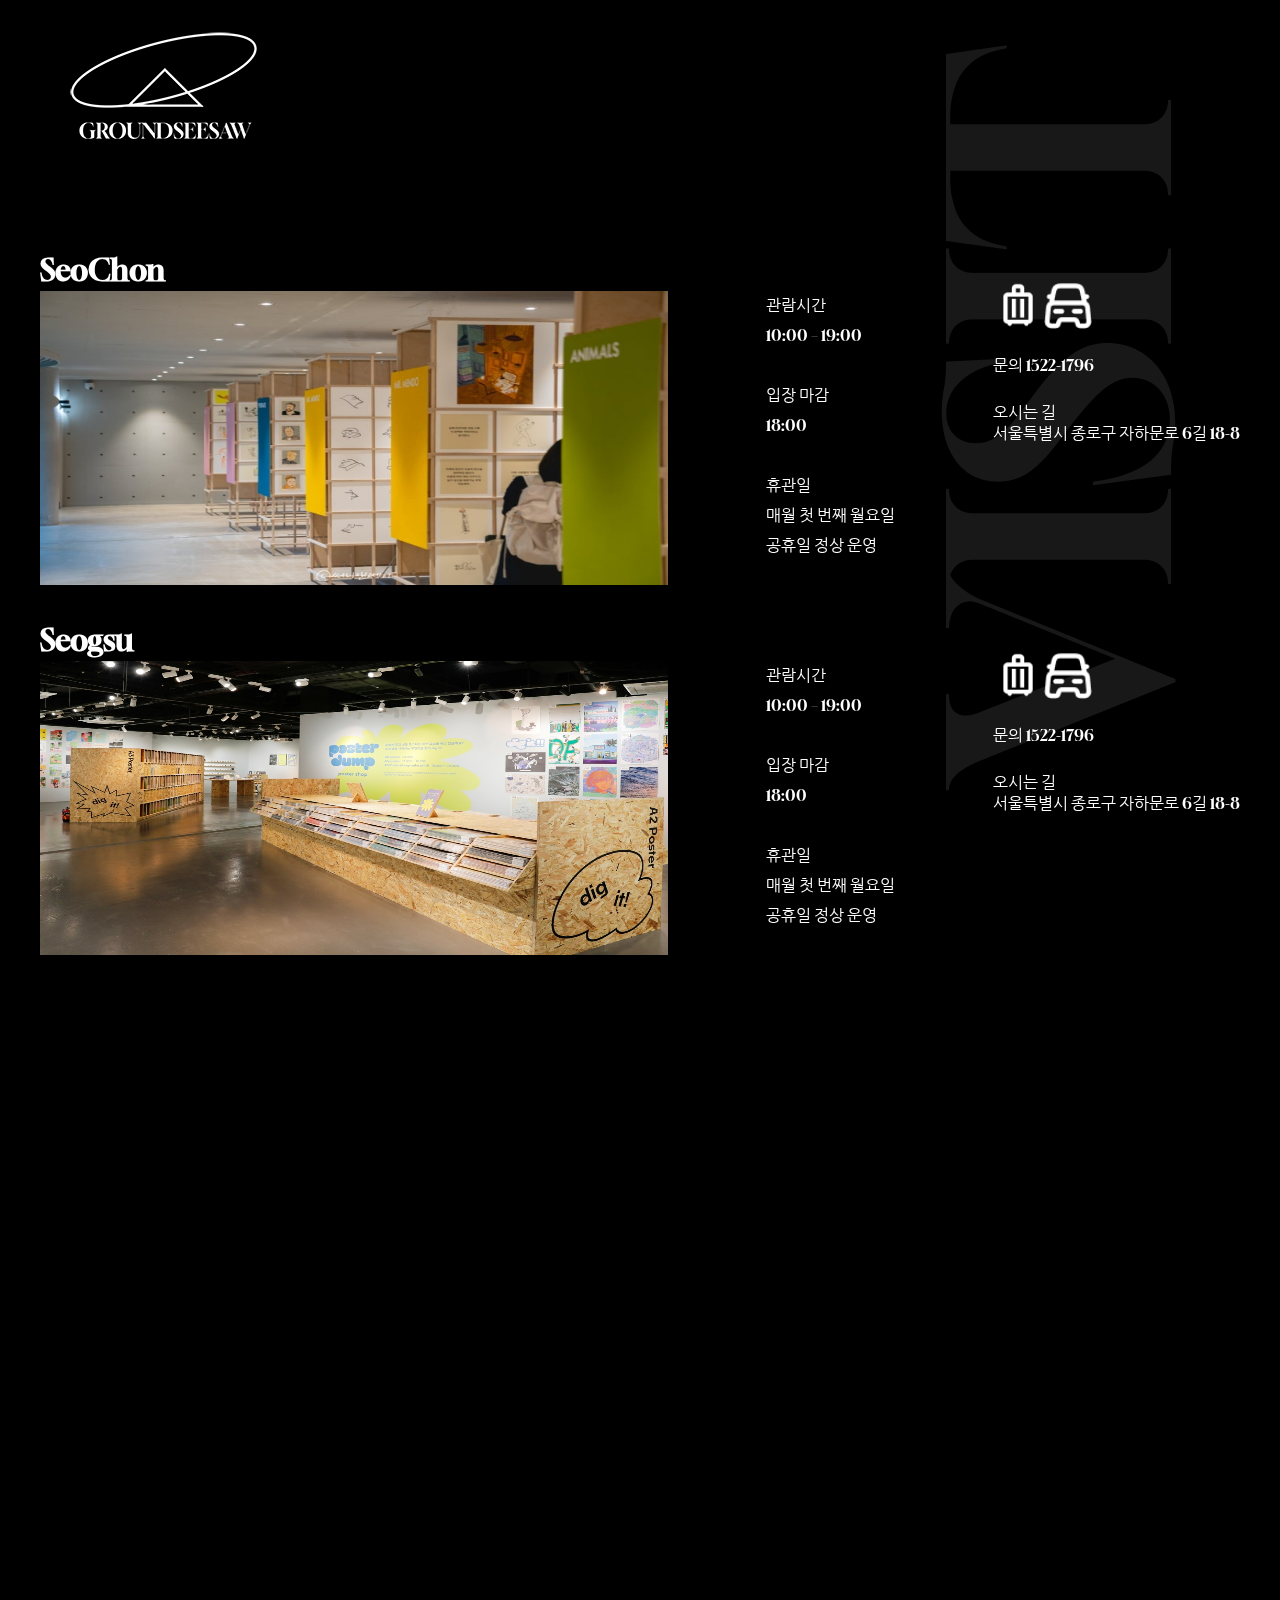
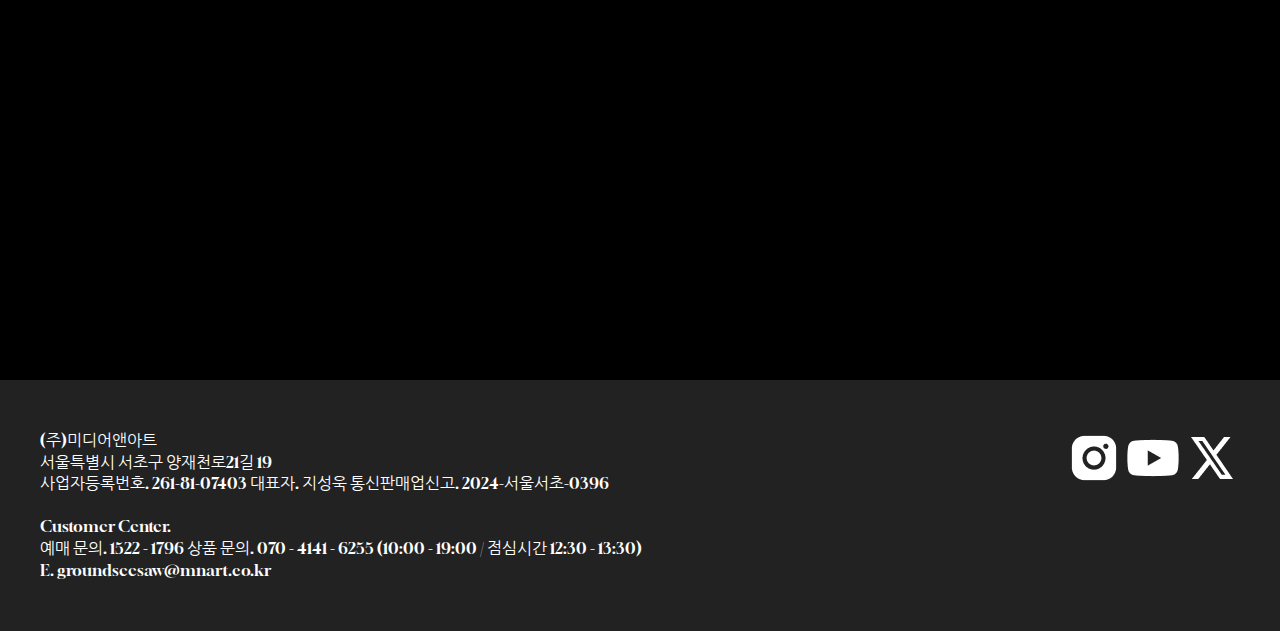
<file: sub/cs04.html>
<!DOCTYPE html>
<html lang="en">
<head>
  <meta charset="UTF-8">
  <meta name="viewport" content="width=device-width, initial-scale=1.0">
  <title>GroundSeasaw</title>
  <!-- favicon : osulloc_favi.ico-->
  <link rel="icon" href="image/logo/favicon.png">

  <!-- font -->
  <link rel="stylesheet" href="../css/font.css">

  <!-- icon : 구글 머티리얼 아이콘 검색 , Static icon font 복사 -->
  <link rel="stylesheet" href="https://fonts.googleapis.com/css2?family=Material+Symbols+Outlined:opsz,wght,FILL,GRAD@24,400,0,0" />

    <!-- CSS -->
    <link rel="stylesheet" href="../css/reset.css">
    <link rel="stylesheet" href="../css/swiper-bundle.min.css">
    <link rel="stylesheet" href="../css/aos.css">
    <link rel="stylesheet" href="../css/common.css">
    <link rel="stylesheet" href="../css/main.css">
    <link rel="stylesheet" href="../css/sub04.css">
  
    <!-- js -->
    <script defer src="../js/jquery-3.7.1.min.js"></script>
    <script defer src="../js/swiper-bundle.min.js"></script>
    <script defer src="../js/aos.js"></script>
    <script defer src="../js/common.js"></script>
    <script defer src="../js/main.js"></script>
</head>
<body>

  <div id="wrap">
    <header>


      <div class="inner">
        <h1><a href="../index.html"><img src="../image/logo/logo1.png" alt="그라운드시소"></a></h1>

      </div>
    </header>   
    
    <section>
      <div class="list">
        <ul>
          <li data-aos="fade-left">
            <div class="first-box">
              <h3>SeoChon</h3>
              <a href="#"><img src="../image/visit01.jpg" alt="서촌"></a>
            </div>
            <div class="second-box">
              <p>관람시간<br>10:00 – 19:00 <br><br>입장 마감<br>18:00<br><br>휴관일<br>매월 첫 번째 월요일<br>공휴일 정상 운영</p>
            </div>
            <div class="third-box">
              <div class="icon">
                <img src="../image/logo/Frame.png" alt="캐리어">
                <img src="../image/logo/car.png" alt="주차">
              </div>
              <p>문의  1522-1796</p><br>
              <span>오시는 길<br>서울특별시 종로구 자하문로 6길 18-8</span>
            </div>
          </li>
          <li data-aos="fade-left">
            <div class="first-box">
              <h3>Seogsu</h3>
              <a href="#"><img src="../image/visit02.jpg" alt="서촌"></a>
            </div>
            <div class="second-box">
              <p>관람시간<br>10:00 – 19:00 <br><br>입장 마감<br>18:00<br><br>휴관일<br>매월 첫 번째 월요일<br>공휴일 정상 운영</p>
            </div>
            <div class="third-box">
              <div class="icon">
                <img src="../image/logo/Frame.png" alt="캐리어">
                <img src="../image/logo/car.png" alt="주차">
              </div>
              <p>문의  1522-1796</p><br>
              <span>오시는 길<br>서울특별시 종로구 자하문로 6길 18-8</span>
            </div>
          </li>
          <li data-aos="fade-left">
            <div class="first-box">
              <h3>Myeongdong</h3>
              <a href="#"><img src="../image/visit03.jpg" alt="서촌"></a>
            </div>
            <div class="second-box">
              <p>관람시간<br>10:00 – 19:00 <br><br>입장 마감<br>18:00<br><br>휴관일<br>매월 첫 번째 월요일<br>공휴일 정상 운영</p>
            </div>
            <div class="third-box">
              <div class="icon">
                <img src="../image/logo/Frame.png" alt="캐리어">
                <img src="../image/logo/car.png" alt="주차">
              </div>
              <p>문의  1522-1796</p><br>
              <span>오시는 길<br>서울특별시 종로구 자하문로 6길 18-8</span>
            </div>
          </li>
          <li data-aos="fade-left">
            <div class="first-box">
              <h3>Central</h3>
              <a href="#"><img src="../image/visit04.jpg" alt="서촌"></a>
            </div>
            <div class="second-box">
              <p>관람시간<br>10:00 – 19:00 <br><br>입장 마감<br>18:00<br><br>휴관일<br>매월 첫 번째 월요일<br>공휴일 정상 운영</p>
            </div>
            <div class="third-box">
              <div class="icon">
                <img src="../image/logo/Frame.png" alt="캐리어">
                <img src="../image/logo/car.png" alt="주차">
              </div>
              <p>문의  1522-1796</p><br>
              <span>오시는 길<br>서울특별시 종로구 자하문로 6길 18-8</span>
            </div>
          </li>
        </ul>
      </div>
    </section>
    <footer>
      <div class="footer-box">
        <div class="left-box">
          <p>(주)미디어앤아트<br>서울특별시 서초구 양재천로21길 19<br>사업자등록번호. 261-81-07403  대표자. 지성욱  통신판매업신고. 2024-서울서초-0396<br><br>

            Customer Center.<br>예매 문의. 1522 - 1796    상품 문의. 070 - 4141 - 6255   (10:00 - 19:00 / 점심시간 12:30 - 13:30)<br>E. groundseesaw@mnart.co.kr</p>
        </div>
        <div class="right-box">
          <a href="#"><img src="../image/logo/sns (3).png" alt="유튜브"></a>
          <a href="#"><img src="../image/logo/sns (2).png" alt="인스타"></a>
          <a href="#"><img src="../image/logo/sns (1).png" alt="트위터"></a>
        </div>
      </div>
    </footer>
  </div>



</body>
</html>
</file>
<file: css/font.css>
@charset "utf-8";

/* 영문폰트 Gloock */
@import url('https://fonts.googleapis.com/css2?family=Gloock&display=swap');

/* 한글폰트 나눔고딕*/
@import url('https://fonts.googleapis.com/css2?family=Gloock&family=Nanum+Gothic:wght@400;700;800&display=swap');
</file>
<file: css/common.css>
@charset "utf-8";

/*공통*/
#wrap{min-width: 320px; background-color: #000; position: relative;}
.inner {
  max-width: 1700px;
  padding: 0 10%;
  margin: 0 auto;
}


/*header*/

header {position: absolute; top: 0; left: 0; width: 100%; height:80px; line-height: 80px; z-index:9; padding: 20px;}
header .inner {display: flex; justify-content: space-between; align-items: center; max-width: 100%;}
header h1 {position: absolute; left:5%; top:2vh; position: fixed; z-index: 100;} 
header .gnb{display: flex; position: absolute; left: 600px; top: 40px;}
header .gnb > li{position: relative; text-shadow: 5px 5px 5px #000;}
header .gnb > li > a {display: block; padding: 0 40px; font-size: 2rem; transition: color 0.5s;}
header .gnb > li:hover > a{color: #2DEF58;}
header .gnb .depth2 {position: absolute; top: 40px; left: 50%; transform: translateX(-50%); z-index: 99; width: 500px; display: flex; justify-content: center;}
header .gnb .depth2 li a { display: block; padding: 20px 20px; font-size: 1.7rem; color: #fff; transition: color 0.5s;}
header .gnb .depth2 li:hover > a { color: #2DEF58;}
header .depth2-bg { width: 100%; height: 60px; background-color: rgba(0, 0, 0, 0.8); position: absolute; top: 110px; left: 0; z-index: 98;}
header .dim { position: fixed; top: 0; left: 0; width: 100%; height: 100%; background-color: rgba(0, 0, 0, 0.8);}
header .mgnb-wrap { position: fixed; right: -100%; top: 0; width: 100%; height: 100%; background-color: rgba(0, 0, 0, 0.8); padding: 50px 50px 50px; z-index: 9999; }
header .mgnb-wrap h3 { font-size: 3rem;  color: #2DEF58; padding-bottom: 5px; text-align: center;}

header .mgnb-wrap .mgnb > li { border-top: 1px solid #000; padding: 10px 0; position: relative; text-align: center; border-bottom: 1px solid #fff;}
header .mgnb-wrap .mgnb > li:last-child { border-bottom: 1px solid #000; border-bottom: 1px solid #fff;}

header .mgnb-wrap .mgnb > li > a { font-size: 1.6rem; transition: color 0.5s;}

header .mgnb-wrap .mgnb > li:hover > a { color: #2DEF58;}

header .mgnb-wrap .mgnb .mdepth2 { background-color: rgba(0, 0, 0, 0.8); margin-top: 10px;}

header .mgnb-wrap .mgnb .mdepth2 li { margin-bottom: 10px;}
header .mgnb-wrap .mgnb .mdepth2 li:last-child { margin-bottom: 0;}

header .mgnb-wrap .mgnb .mdepth2 li a { color: #fff; transition: color 0.5s;}

header .mgnb-wrap .mgnb .mdepth2 li:hover a { color: #2DEF58;}
.mgnb-close {position: absolute; top: 50px; right: 0; padding-right: 15%; color: #fff;}
.ham { display: none; color: #fff;}

/*header 모바일*/
@media screen and (max-width : 768px) {
  header{width: 90%;}
  header h1 { position: absolute; top: 0; left: 50px; }
  header .gnb{ display: none;}
  header .ham { display: block; position: absolute; top: 40px; right: 0; }
  header h1 { transform: scale(70%); padding: 15px 0;}
}



/*footer*/
footer{background-color: #222; color: #fff; padding: 50px 0; }
footer .footer-box{width: 1200px; margin: 0 auto; display: flex; justify-content: space-between;}
footer .footer-box .right-box{display: inline-block;}

/*footer 모바일*/
@media screen and (max-width : 768px) {
  footer{font-size: 1rem;}
  footer .footer-box .left-box{padding-left: 20px;}
    
}
</file>
<file: css/main.css>
@charset "utf-8";

#main-banner .mb { position: relative; width: 100%; height: 100vh; overflow: hidden;}
#main-banner .mb li img { width: 100%; filter: brightness(0.7);}
#m-main-banner{display: none;}

/*main-banner  모바일*/
@media screen and (max-width : 768px) {

  #main-banner{display: none;}
  
  #m-main-banner{display: block; }
  #m-main-banner img{width: 768px; }
}

/*section1*/
#section1{padding: 500px 0; background: url(../image/logo/exihibition_pc.png)no-repeat 95% 5vh;}
#section1 .inner .box{width: 1200px; margin: 0 auto; display: flex; justify-content: space-between; flex-wrap: wrap;}
#section1 .inner .box img{width: 297px;}
#section1 .inner .box p{font-size: 0; color: transparent; padding: 50px 0;}
#section1 .inner .box a .main_image_text{display: none;}
#section1 .inner .box a:hover img{filter: brightness(0.3);}
#section1 .inner .box a:hover .main-image{position: relative;}
#m-section1{display: none;}


/*section1 모바일*/
@media screen and (max-width : 768px) {
  #section1{display: none;}
  #m-section1{display: block; padding: 200px 0; background: url(../image/logo/exihibition_mobile.png)no-repeat 30% 15vh; background-size: 60%; color: #fff;}
  #m-section1 .inner {width: 340px;}
  #m-section1 .inner .box img{width: calc( 300px / 2); margin: 30px;}
  #m-section1 .inner .box li{display: flex; justify-content: space-between;}
  #m-section1 .inner .box .m-main_image_text{font-size: 1rem; text-align: center; padding-top: 50px;}
  #m-section1 .inner .box .m-main_image_text h3{font-size: 1.5rem; padding-bottom: 10px;}

}


/*section2*/
.swiper-wrapper {transition-timing-function: linear;}
#section2{padding: 350px 0; background: url(../image/logo/gallery_pc.png)no-repeat 400px 100px;}
#section2 .sc{margin-bottom: 30px;}
#m-section2{display: none;}

/*section2 모바일*/
@media screen and (max-width : 768px){
  #m-section2{display: block; padding: 100px;  background: url(../image/logo/gallery_mobile.png)no-repeat 10% 1vh; background-size: 90%; }
  #m-section2 .msc{margin: 0 auto;}
  #section2{display: none;}
  
}

/*section3*/
#section3{padding: 250px 0; background: url(../image/logo/recommandation_pc.png)no-repeat 60px 120px; background-size: 1500px;}
#section3 .rec{width: 60%; height: 678px; border: 1px solid #363636; }
#section3 .rec1{display: flex;}
#section3 .rec1 .left-box{padding: 60px 20px;}
#section3 .rec1 .left-box img{border-radius: 0 100px 0 0;}
#section3 .rec1 .right-box{padding: 60px 20px; color: #fff;}
#section3 .rec1 .right-box h2{margin-bottom: 20px;}
#section3 .rec1 .right-box p{margin-bottom: 20px;}
#section3 .rec1 .right-box span{display: block; margin-bottom: 30px; line-height: 25px;}
#section3 .rec1 .right-box .right1{ margin-bottom: -20px;}
#section3 .rec1 .right-box .right2{margin-left: 20px; margin-bottom: -20px;}
.swiper-button-next {position: absolute; right: -50px;}
.swiper-button-prev {position: absolute; left: -50px;}
#m-section3{display: none;}

/*m-section3 모바일*/
@media screen and (max-width : 768px) {
  #section3 {display: none;}
  #m-section3{display: block; padding: 250px 0;}
  #m-section3 .mrec{width: 70%; height: 100%; border: 1px solid #363636;  color: #fff; padding: 60px 30px; margin: 0 auto;}
  #m-section3 .top-box{width: 340px; display: flex; justify-content: space-between;flex-wrap: wrap; padding-bottom: 10px; }
  #m-section3 .top-box img{width: 100%; height: 100%; object-fit: cover; border-radius: 0 100px 0 0;}
  #m-section3 .top-box h2{font-size: 1.7rem; }
  #m-section3 .top-box p{font-size: 1.2rem; }
  #m-section3 .bottom-box{display: flex; justify-content: space-between; flex-wrap: wrap;}
  #m-section3 .bottom-box img{width: 180px; object-fit: cover; }
  #m-section3 .mrec .mrec1 span{padding-bottom: 10px; font-size: 1.2rem;}
}



/*section4*/
#section4{padding: 250px 0; position: relative; background: url(../image/logo/visit_pc.png)no-repeat 90% 5vh;}
#section4 ul li{display: flex; justify-content: space-between; color: #fff; width: 1200px; margin: 0 auto; padding-bottom: 20px;}
#section4 ul li h3{font-size: 3rem;}
#section4 ul li p{line-height: 30px;}
#section4 ul li img{width: 628px; height: 294px;}
#section4 ul li .third-box .icon{ display: flex; padding-bottom: 20px;}
#section4 ul li .third-box .icon img{width: 50px; height: 50px;}
#section4 ul li .second-box, #section4 ul li .third-box{padding: 40px 0;}
#m-section4{display: none;}

/*section4 모바일*/
@media screen and (max-width : 768px) {
  #section4{display: none;}
  #m-section4{display: block; }
  #m-section4{padding: 150px 0; background: url(../image/logo/visit_mobile.png)no-repeat 10% 1vh; background-size: 90%; color: #fff;}
  #m-section4 .inner{width: calc(100% - 30%)}
  #m-section4 .first-box h3{padding-left: 10%;}
  #m-section4 .first-box img{width: 319px; height: 146px; padding-left: 10%;}
  #m-section4 .wrap{display: flex;}
  #m-section4 ul li .third-box .icon img{width: 30px; height: 30px;}
  #m-section4 ul li .second-box, #m-section4 ul li .third-box{padding: 40px; font-size: 1rem;}
}
</file>
<file: css/sub.css>
@charset "utf-8";

/*공통*/
#wrap{min-width: 320px; background-color: #000; position: relative;}
.inner {
  max-width: 1700px;
  padding: 0 15%;
  margin: 0 auto;
}


/*header*/

header {position: absolute; top: 0; left: 0; width: 100%; height:80px; line-height: 80px; z-index:9; padding: 20px;}
header .inner {display: flex; justify-content: space-between; align-items: center; max-width: 100%;}
header h1 {position: absolute; left:5%; top:2vh; position: fixed; z-index: 100;} 


/*main*/
.now-box , .past-box , .tour-box {width: 1420px; margin: 0 auto; display: flex; gap: 33px; padding-bottom : 300px; flex-wrap: wrap;}
.now-box img , .past-box img , .tour-box img{width: 330px; }
.button{display: flex; gap: 10px; color: #fff; padding: 250px 250px  50px 250px;}
.button a{padding: 15px 80px; border: 1px solid #fff;}
.button a:hover{background-color: #2DEF58; color: #000;}





/*footer*/
footer{background-color: #222; color: #fff; padding: 50px 0; }
footer .footer-box{width: 1200px; margin: 0 auto; display: flex; justify-content: space-between;}
footer .footer-box .right-box{display: inline-block;}

/*footer 모바일*/
@media screen and (max-width : 768px) {
  footer{font-size: 1rem;} 
}
</file>
<file: css/sub02.css>
@charset "utf-8";

/*공통*/
#wrap{min-width: 320px; background-color: #000; position: relative;}
.inner {
  max-width: 1700px;
  padding: 0 15%;
  margin: 0 auto;
}


/*header*/

header {position: absolute; top: 0; left: 0; width: 100%; height:80px; line-height: 80px; z-index:9; padding: 20px;}
header .inner {display: flex; justify-content: space-between; align-items: center; max-width: 100%;}
header h1 {position: absolute; left:5%; top:2vh; position: fixed; z-index: 100;} 

/*main*/
.g-box{width: 1420px; margin: 0 auto; display: flex; justify-content: space-between; padding : 250px 0 300px 0; flex-wrap: wrap;}
.g-box img{width: 270px; height: 270px; object-fit: cover; padding-bottom: 17px;}


/*footer*/
footer{background-color: #222; color: #fff; padding: 50px 0; }
footer .footer-box{width: 1200px; margin: 0 auto; display: flex; justify-content: space-between;}
footer .footer-box .right-box{display: inline-block;}

/*footer 모바일*/
@media screen and (max-width : 768px) {
  footer{font-size: 1rem;} 
}
</file>
<file: css/sub03.css>
@charset "utf-8";

/*공통*/
#wrap{min-width: 320px; background-color: #000; position: relative;}
.inner {
  max-width: 1700px;
  padding: 0 15%;
  margin: 0 auto;
}


/*header*/

header {position: absolute; top: 0; left: 0; width: 100%; height:80px; line-height: 80px; z-index:9; padding: 20px;}
header .inner {display: flex; justify-content: space-between; align-items: center; max-width: 100%;}
header h1 {position: absolute; left:5%; top:2vh; position: fixed; z-index: 100;} 

/*main*/
.box-wrap{width: 1420px; margin: 0 auto; padding : 250px 0 300px 0;}
.box-wrap .box1{width: 1000px; border: 1px solid #363636; display: flex; margin-bottom: 33px;}
.box-wrap .left-box{padding: 60px 20px;}
.box-wrap .left-box img{width: 400px; border-radius: 0 100px 0 0;}
.box-wrap .right-box{padding: 60px 20px; color: #fff;}
.box-wrap .right-box h2{margin-bottom: 35px;}
.box-wrap .right-box p{margin-bottom: 20px;}
.box-wrap .right-box span{display: block; margin-bottom: 30px; line-height: 25px;}
.box-wrap .right-box .right1{ margin-bottom: -20px;}
.box-wrap .right-box .right2{margin-left: 20px; margin-bottom: -20px;}
.box-wrap .box2{width: 1000px; border: 1px solid #363636; display: flex; margin-left: 420px; margin-bottom: 33px;}
.box-wrap .box3{width: 1000px; border: 1px solid #363636; display: flex;}


/*footer*/
footer{background-color: #222; color: #fff; padding: 50px 0;}
footer .footer-box{width: 1200px; margin: 0 auto; display: flex; justify-content: space-between;}
footer .footer-box .right-box{display: inline-block;}

/*footer 모바일*/
@media screen and (max-width : 768px) {
  footer{font-size: 1rem;} 
}
</file>
<file: css/sub04.css>
@charset "utf-8";

/*공통*/
#wrap{min-width: 320px; background-color: #000; position: relative;}
.inner {
  max-width: 1700px;
  padding: 0 15%;
  margin: 0 auto;
}


/*header*/

header {position: absolute; top: 0; left: 0; width: 100%; height:80px; line-height: 80px; z-index:9; padding: 20px;}
header .inner {display: flex; justify-content: space-between; align-items: center; max-width: 100%;}
header h1 {position: absolute; left:5%; top:2vh; position: fixed; z-index: 100;} 

/*main*/
.list{padding: 250px 0; position: relative; background: url(../image/logo/visit_pc.png)no-repeat 90% 5vh;}
.list ul li{display: flex; justify-content: space-between; color: #fff; width: 1200px; margin: 0 auto; padding-bottom: 20px;}
.list ul li h3{font-size: 3rem;}
.list ul li p{line-height: 30px;}
.list ul li img{width: 628px; height: 294px;}
.list ul li .third-box .icon{ display: flex; padding-bottom: 20px; padding-top: 30px;}
.list ul li .third-box .icon img{width: 50px; height: 50px;}
.list ul li .second-box, #section4 ul li .third-box{padding: 40px 0;}

/*footer*/
footer{background-color: #222; color: #fff; padding: 50px 0;}
footer .footer-box{width: 1200px; margin: 0 auto; display: flex; justify-content: space-between;}
footer .footer-box .right-box{display: inline-block;}

/*footer 모바일*/
@media screen and (max-width : 768px) {
  footer{font-size: 1rem;} 
}
</file>
